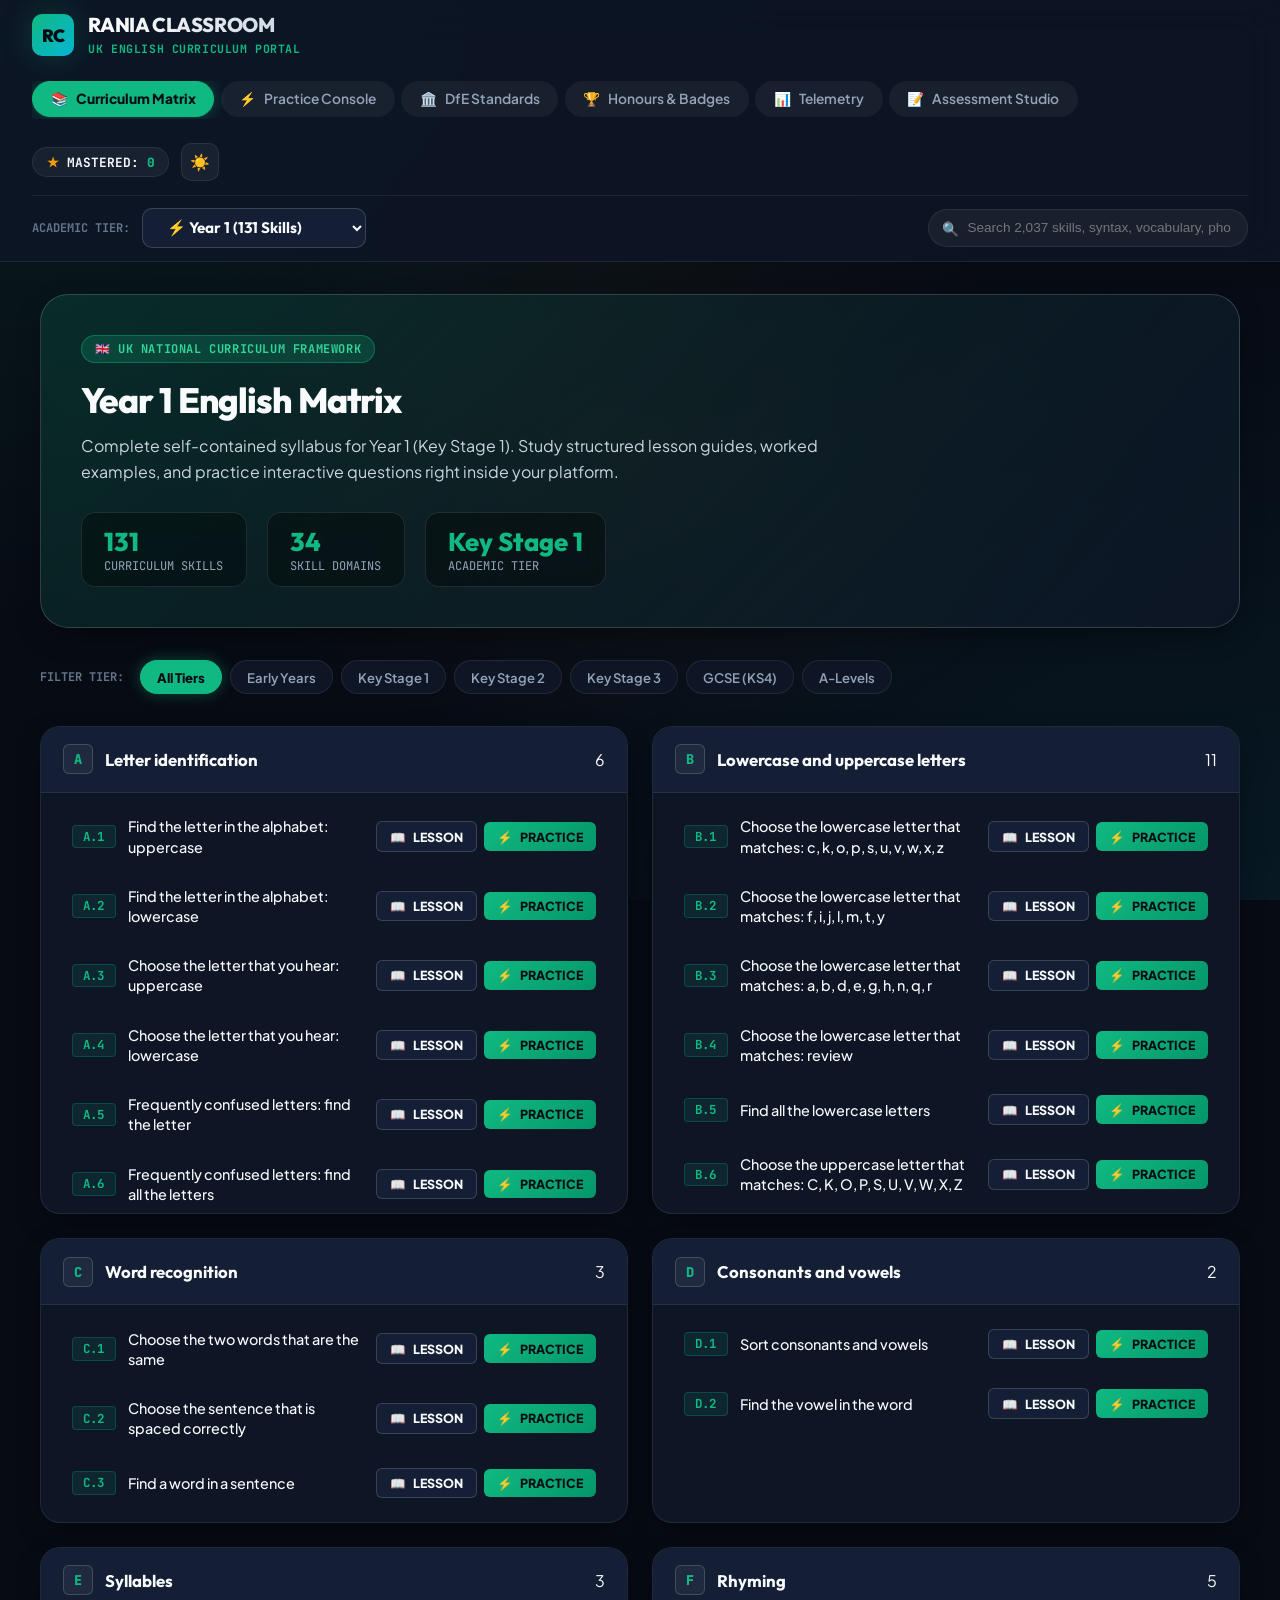
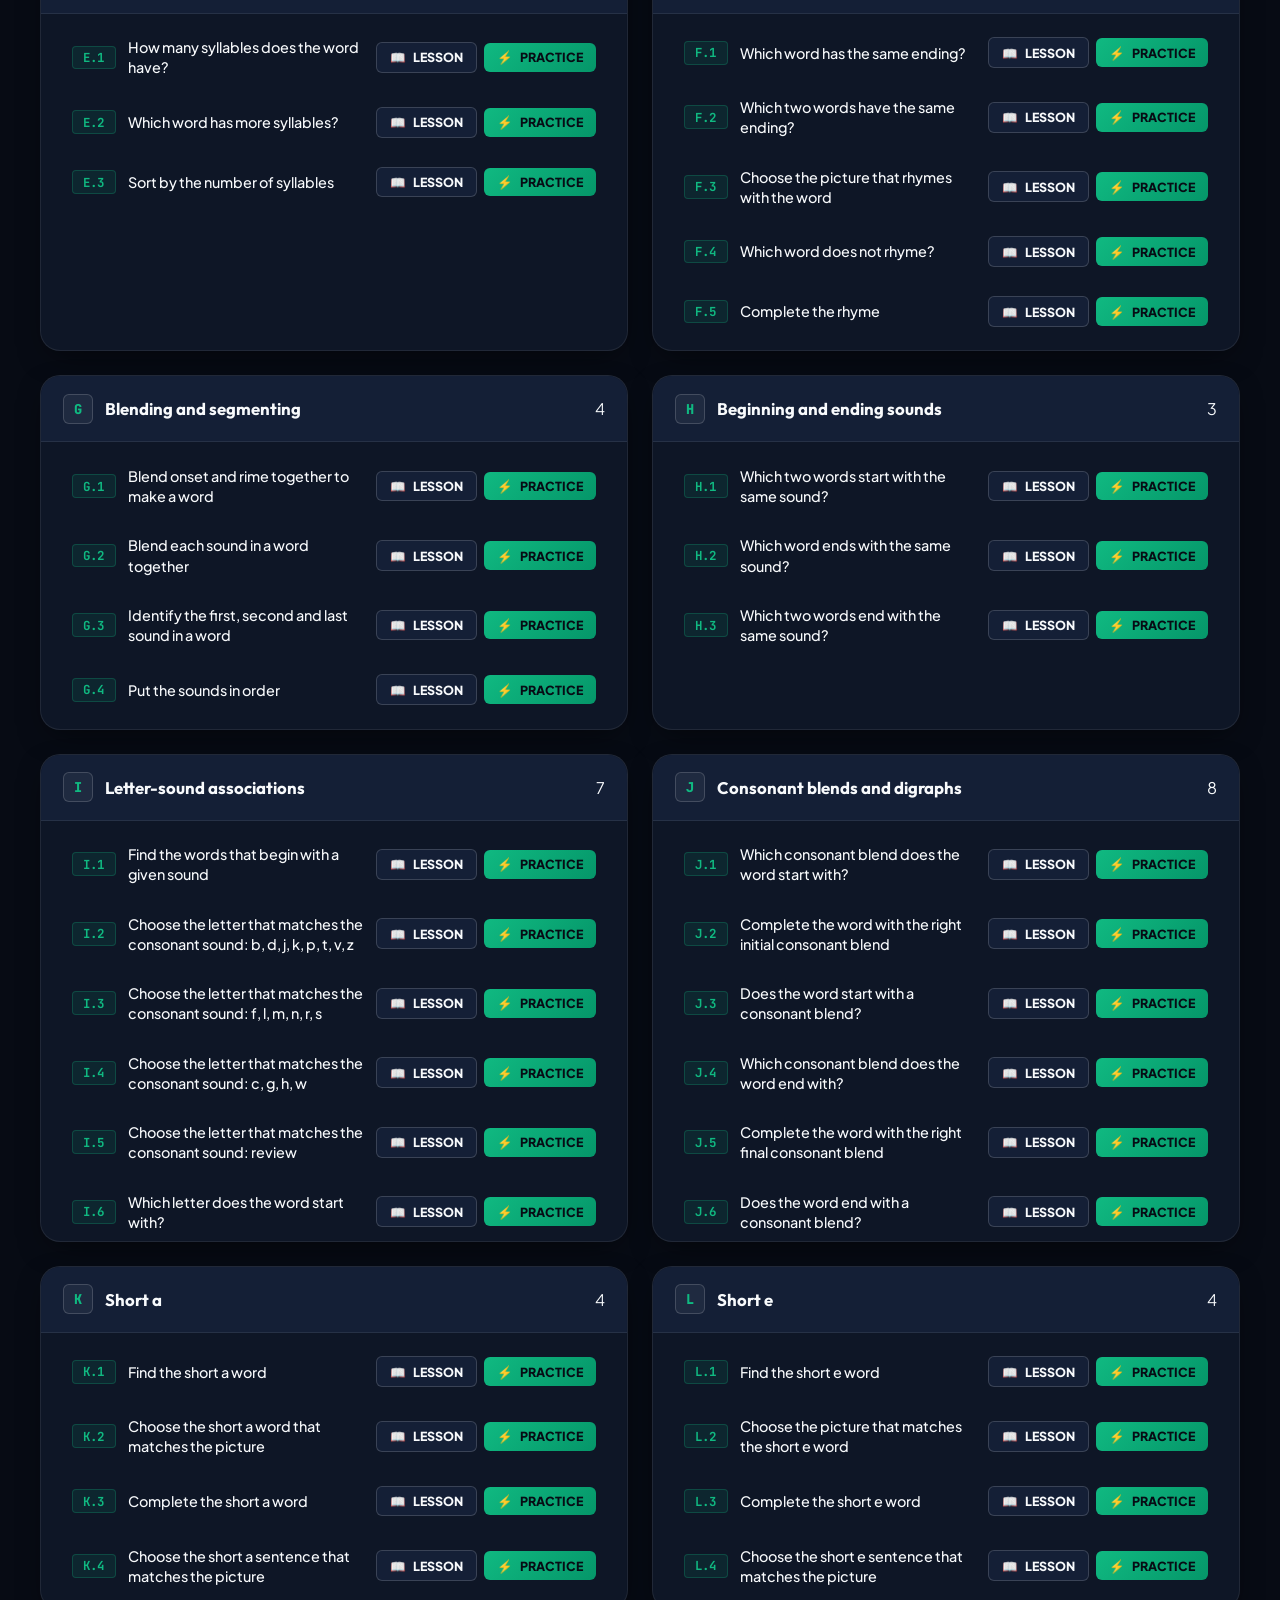
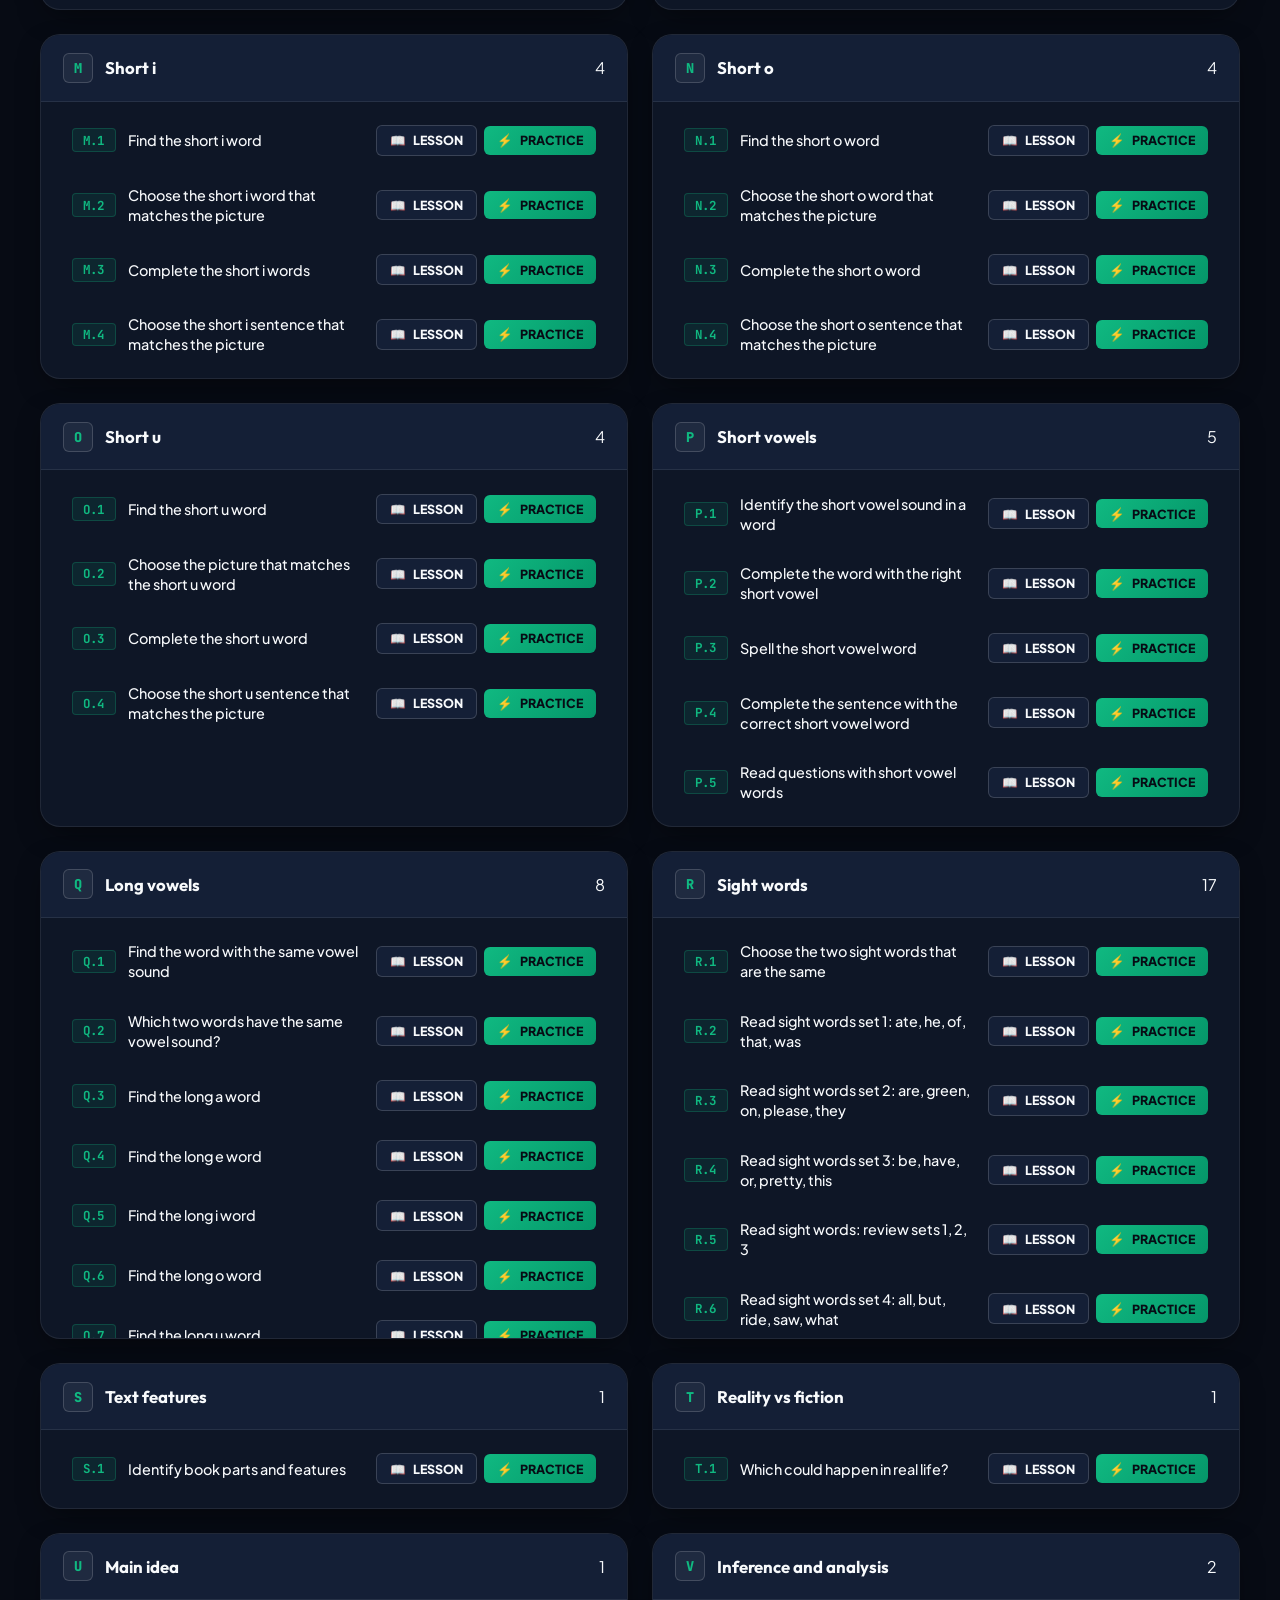
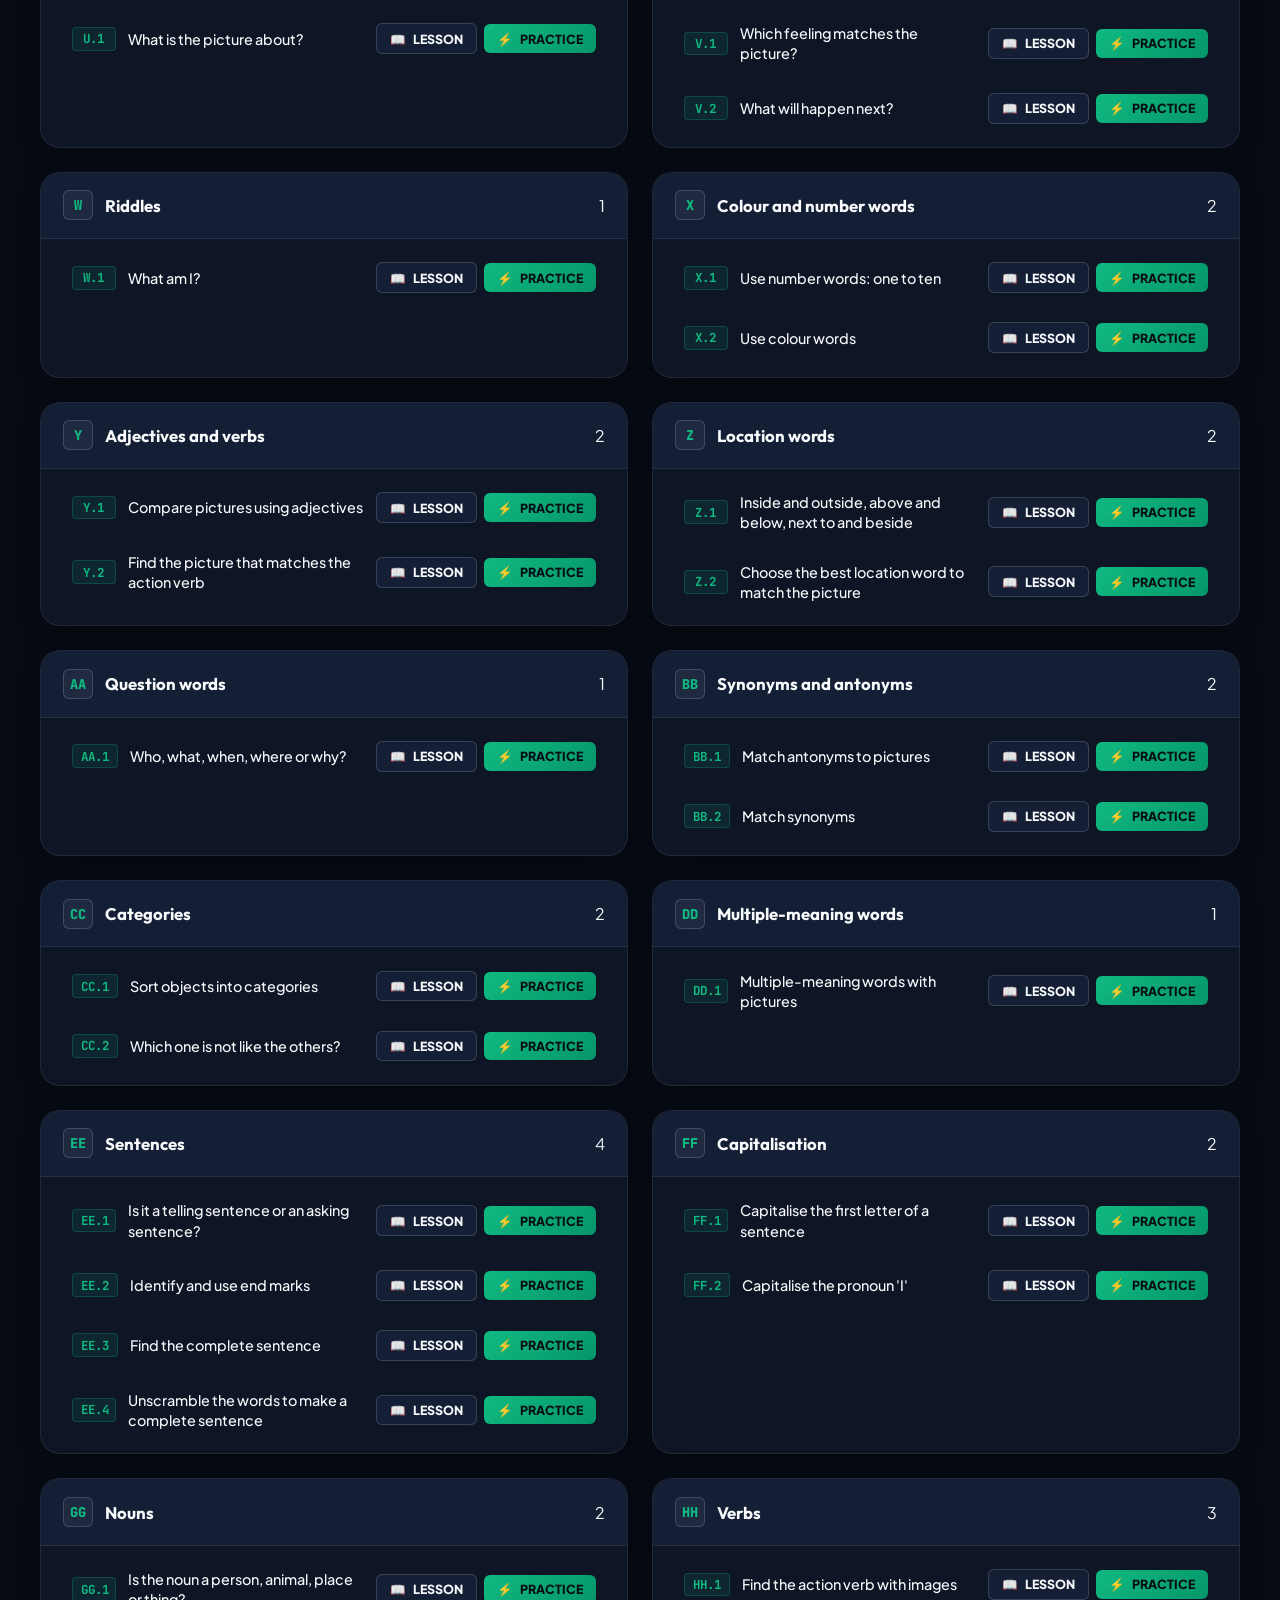
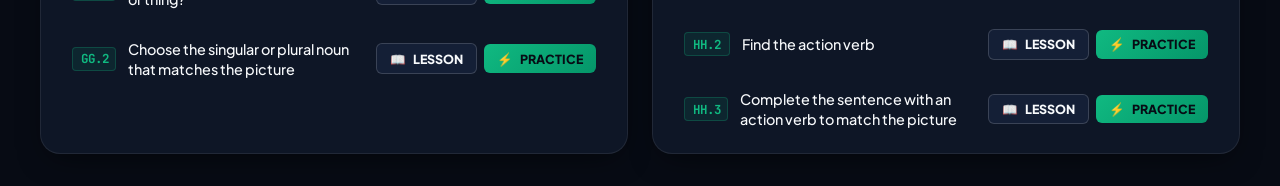
<file: index.html>
<!DOCTYPE html>
<html lang="en" dir="ltr" data-theme="dark">
<head>
  <meta charset="UTF-8">
  <meta name="viewport" content="width=device-width, initial-scale=1.0">
  <meta http-equiv="Cache-Control" content="no-cache, no-store, must-revalidate">
  <meta http-equiv="Pragma" content="no-cache">
  <meta http-equiv="Expires" content="0">
  <title>Rania Classroom — UK English Learning Portal</title>
  
  <!-- Fonts -->
  <link rel="preconnect" href="https://fonts.googleapis.com">
  <link rel="preconnect" href="https://fonts.gstatic.com" crossorigin>
  <link href="https://fonts.googleapis.com/css2?family=Outfit:wght@400;500;600;700;800;900&family=Plus+Jakarta+Sans:wght@400;500;600;700;800&family=JetBrains+Mono:wght@400;600;700;800&display=swap" rel="stylesheet">
  
  <!-- Stylesheets -->
  <link rel="stylesheet" href="styles.css?v=1.1">
  <link rel="icon" href="data:image/svg+xml,<svg xmlns='http://www.w3.org/2000/svg' viewBox='0 0 100 100'><text y='.9em' font-size='90'>⚡</text></svg>">
</head>
<body>

  <!-- Confetti Celebration Canvas -->
  <canvas id="confettiCanvas"></canvas>

  <!-- Horizontal App Header -->
  <header class="app-header">
    <!-- Top Row: Brand, Nav Modules, Search & Tools -->
    <div class="header-top-row">
      <a href="#" class="brand-wrapper" onclick="window.app.switchTab('curriculum'); return false;">
        <div class="brand-icon">RC</div>
        <div class="brand-title-group">
          <h1>RANIA CLASSROOM</h1>
          <span>UK ENGLISH CURRICULUM PORTAL</span>
        </div>
      </a>

      <!-- Horizontal Module Navigation -->
      <nav class="top-nav-tabs-bar">
        <button class="top-nav-btn active" data-tab="curriculum">
          <span>📚</span>
          <span>Curriculum Matrix</span>
        </button>
        <button class="top-nav-btn" data-tab="practice">
          <span>⚡</span>
          <span>Practice Console</span>
        </button>
        <button class="top-nav-btn" data-tab="standards">
          <span>🏛️</span>
          <span>DfE Standards</span>
        </button>
        <button class="top-nav-btn" data-tab="awards">
          <span>🏆</span>
          <span>Honours & Badges</span>
        </button>
        <button class="top-nav-btn" data-tab="analytics">
          <span>📊</span>
          <span>Telemetry</span>
        </button>
        <button class="top-nav-btn" data-tab="worksheets">
          <span>📝</span>
          <span>Assessment Studio</span>
        </button>
      </nav>

      <!-- Tools & HUD -->
      <div class="header-tools-group">
        <div class="score-badge-hud" title="Mastered Skills (100 SmartScore)">
          <span style="color: var(--accent-amber);">★</span>
          <span>MASTERED:</span>
          <span id="userStarCount" style="color: var(--accent-primary); font-weight: 800;">0</span>
        </div>

        <button class="tool-icon-btn" id="themeToggleBtn" title="Toggle Theme (Dark / Light)">
          <span id="themeIcon">☀️</span>
        </button>
      </div>
    </div>

    <!-- Bottom Controls Row: Horizontal Year Selector & Live Search -->
    <div class="header-controls-row">
      <div class="horizontal-year-selector">
        <span style="font-family: var(--font-mono); font-size: 0.75rem; font-weight: 700; color: var(--text-tertiary); text-transform: uppercase;">Academic Tier:</span>
        <select id="horizontalYearSelect" class="year-dropdown-select" onchange="window.app.selectYear(this.value)">
          <!-- Populated by app.js -->
        </select>
      </div>

      <div class="header-search-box">
        <span class="search-icon-fixed">🔍</span>
        <input type="text" id="globalSearchInput" class="header-search-input" placeholder="Search 2,037 skills, syntax, vocabulary, phonics...">
      </div>
    </div>
  </header>

  <!-- Full-Width Main Viewport -->
  <main class="main-viewport" id="mainContentArea">
    <!-- Rendered dynamically by app.js -->
  </main>

  <!-- Offline Script Engines -->
  <script src="data.js?v=1.1"></script>
  <script src="lessons_engine.js?v=1.1"></script>
  <script src="app.js?v=1.1"></script>
</body>
</html>
</file>
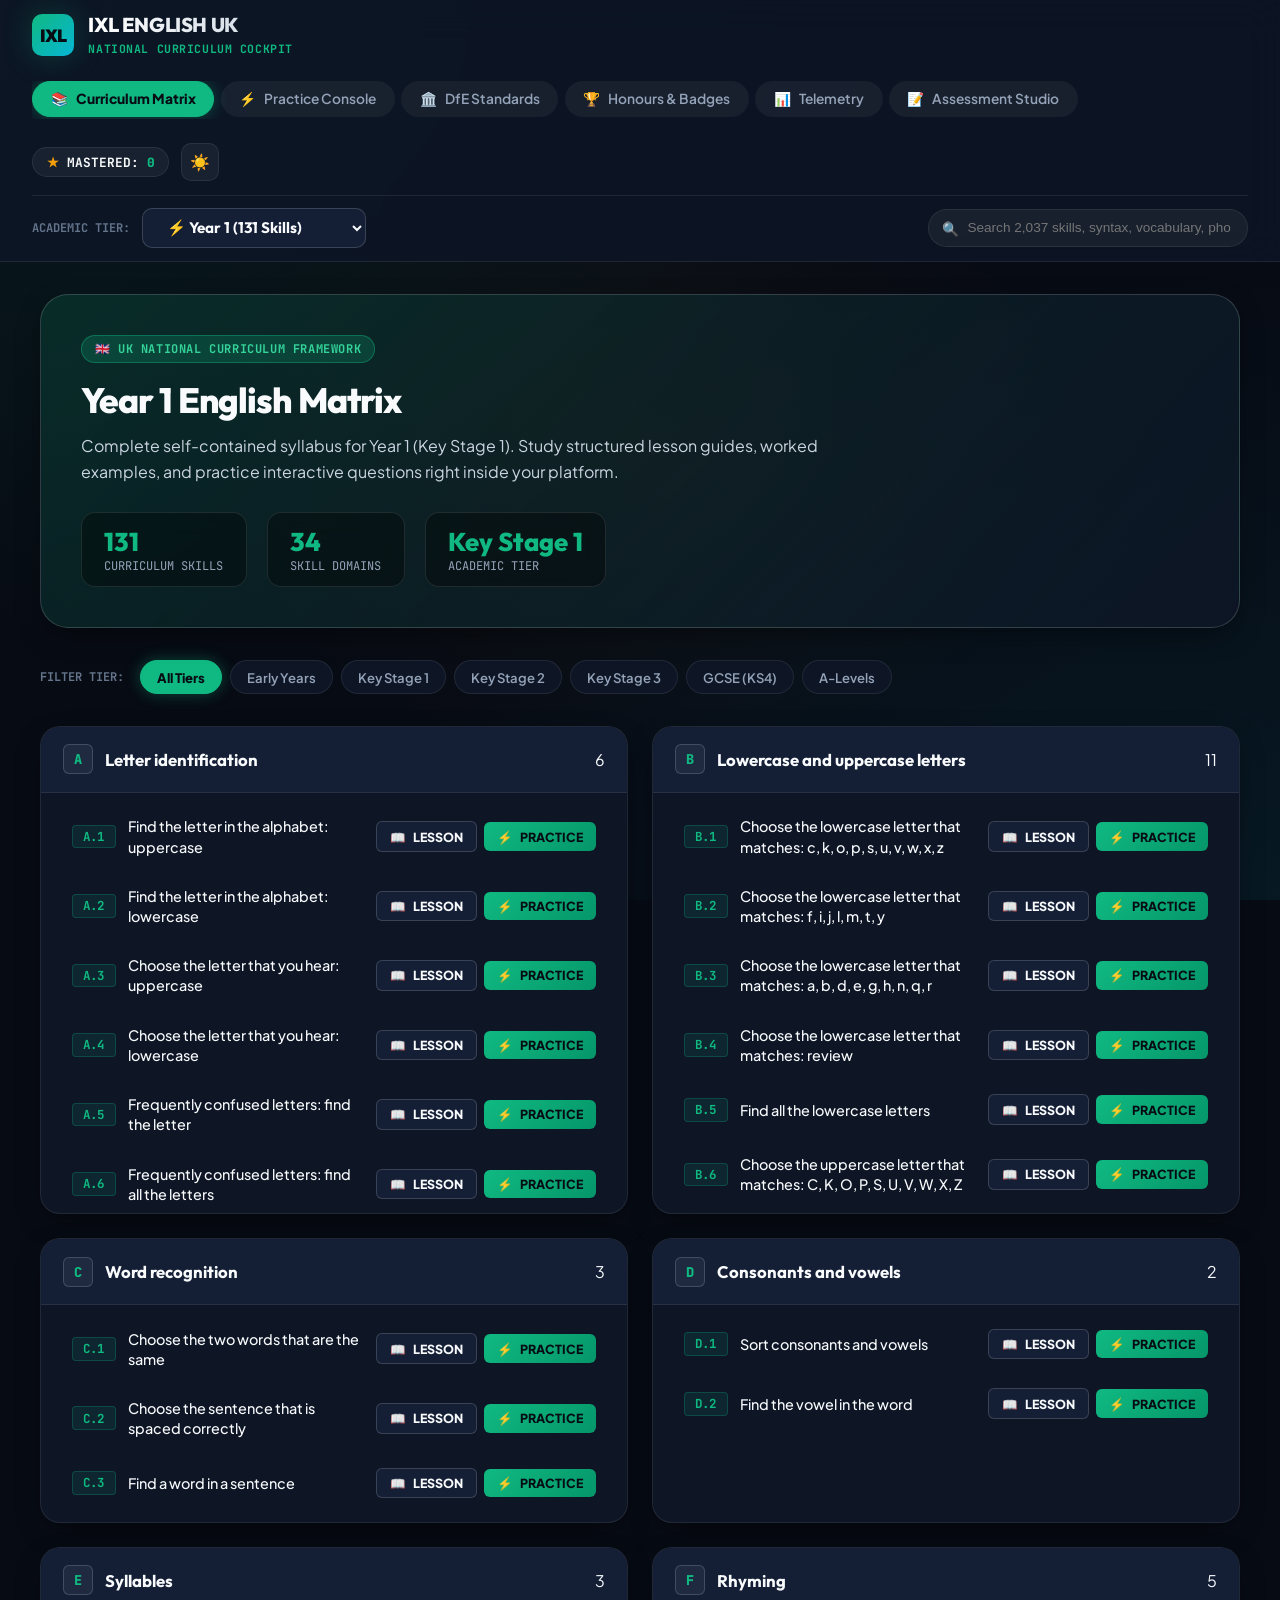
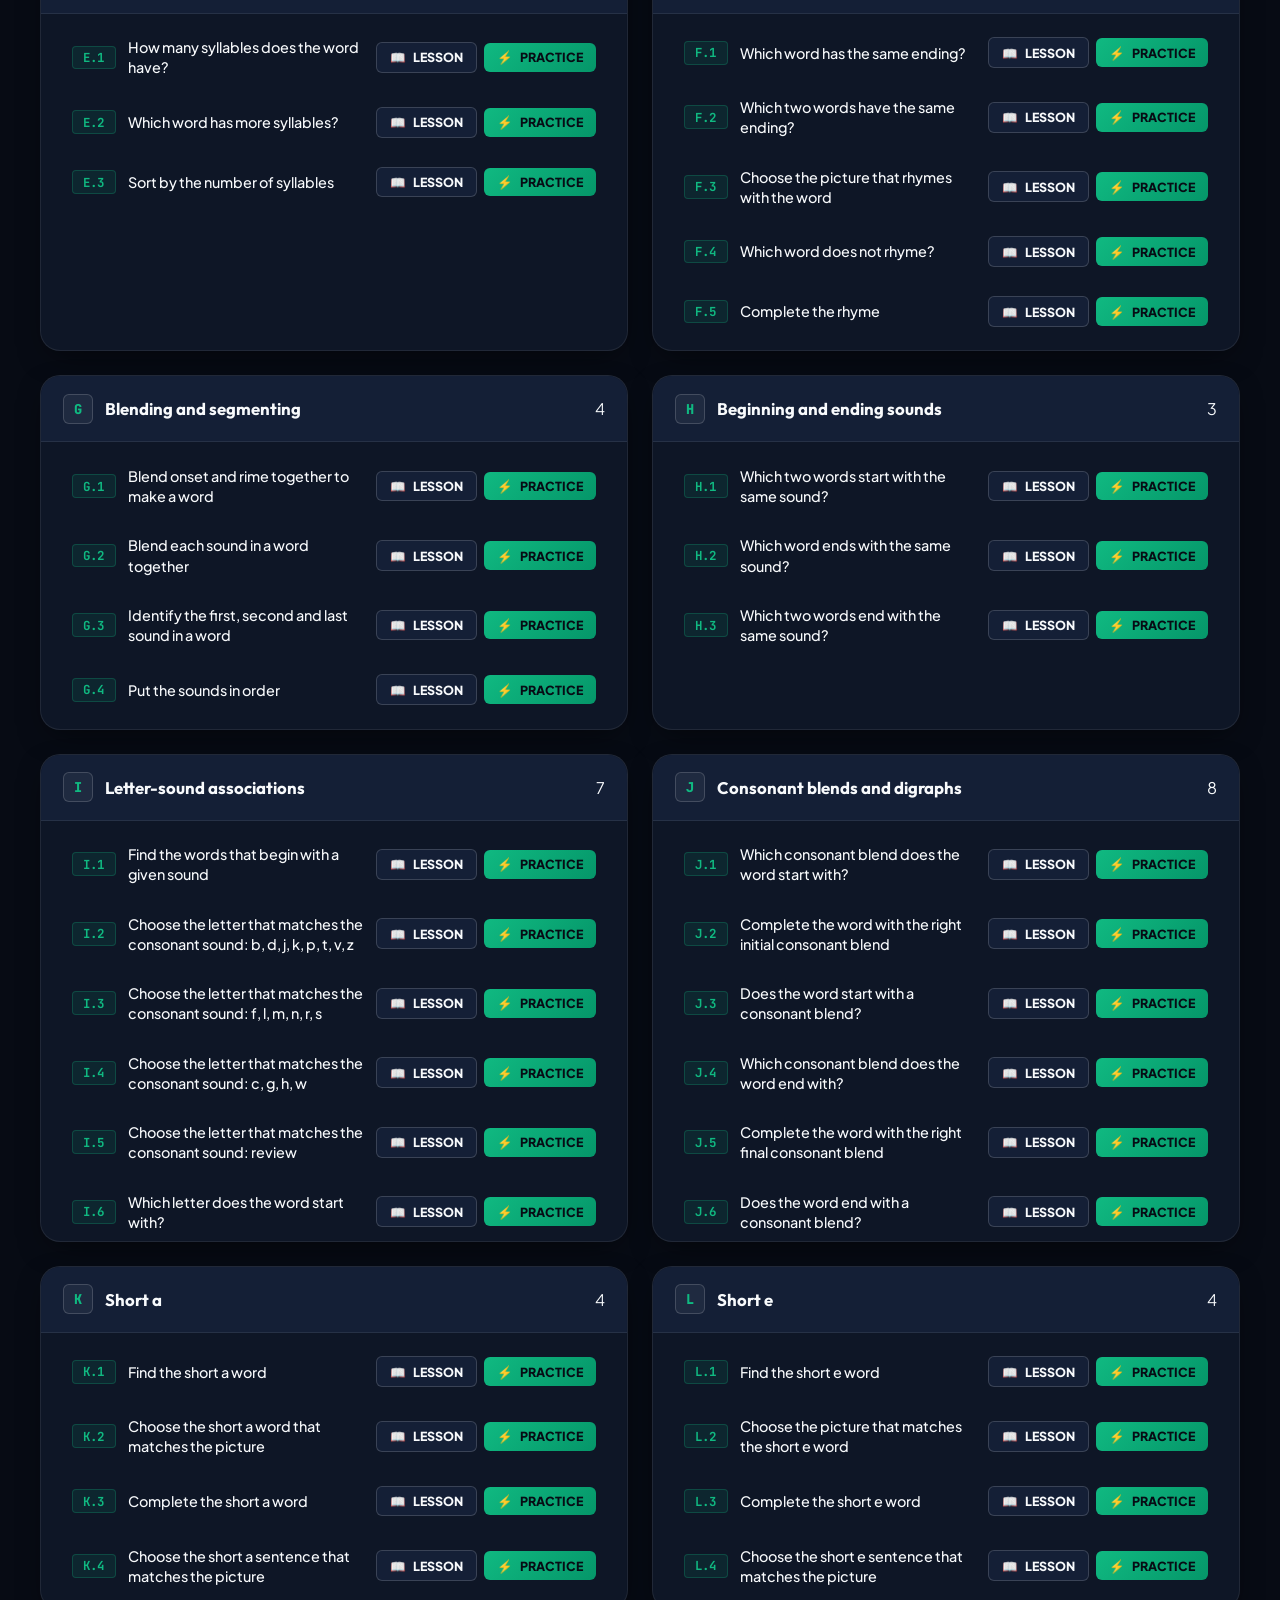
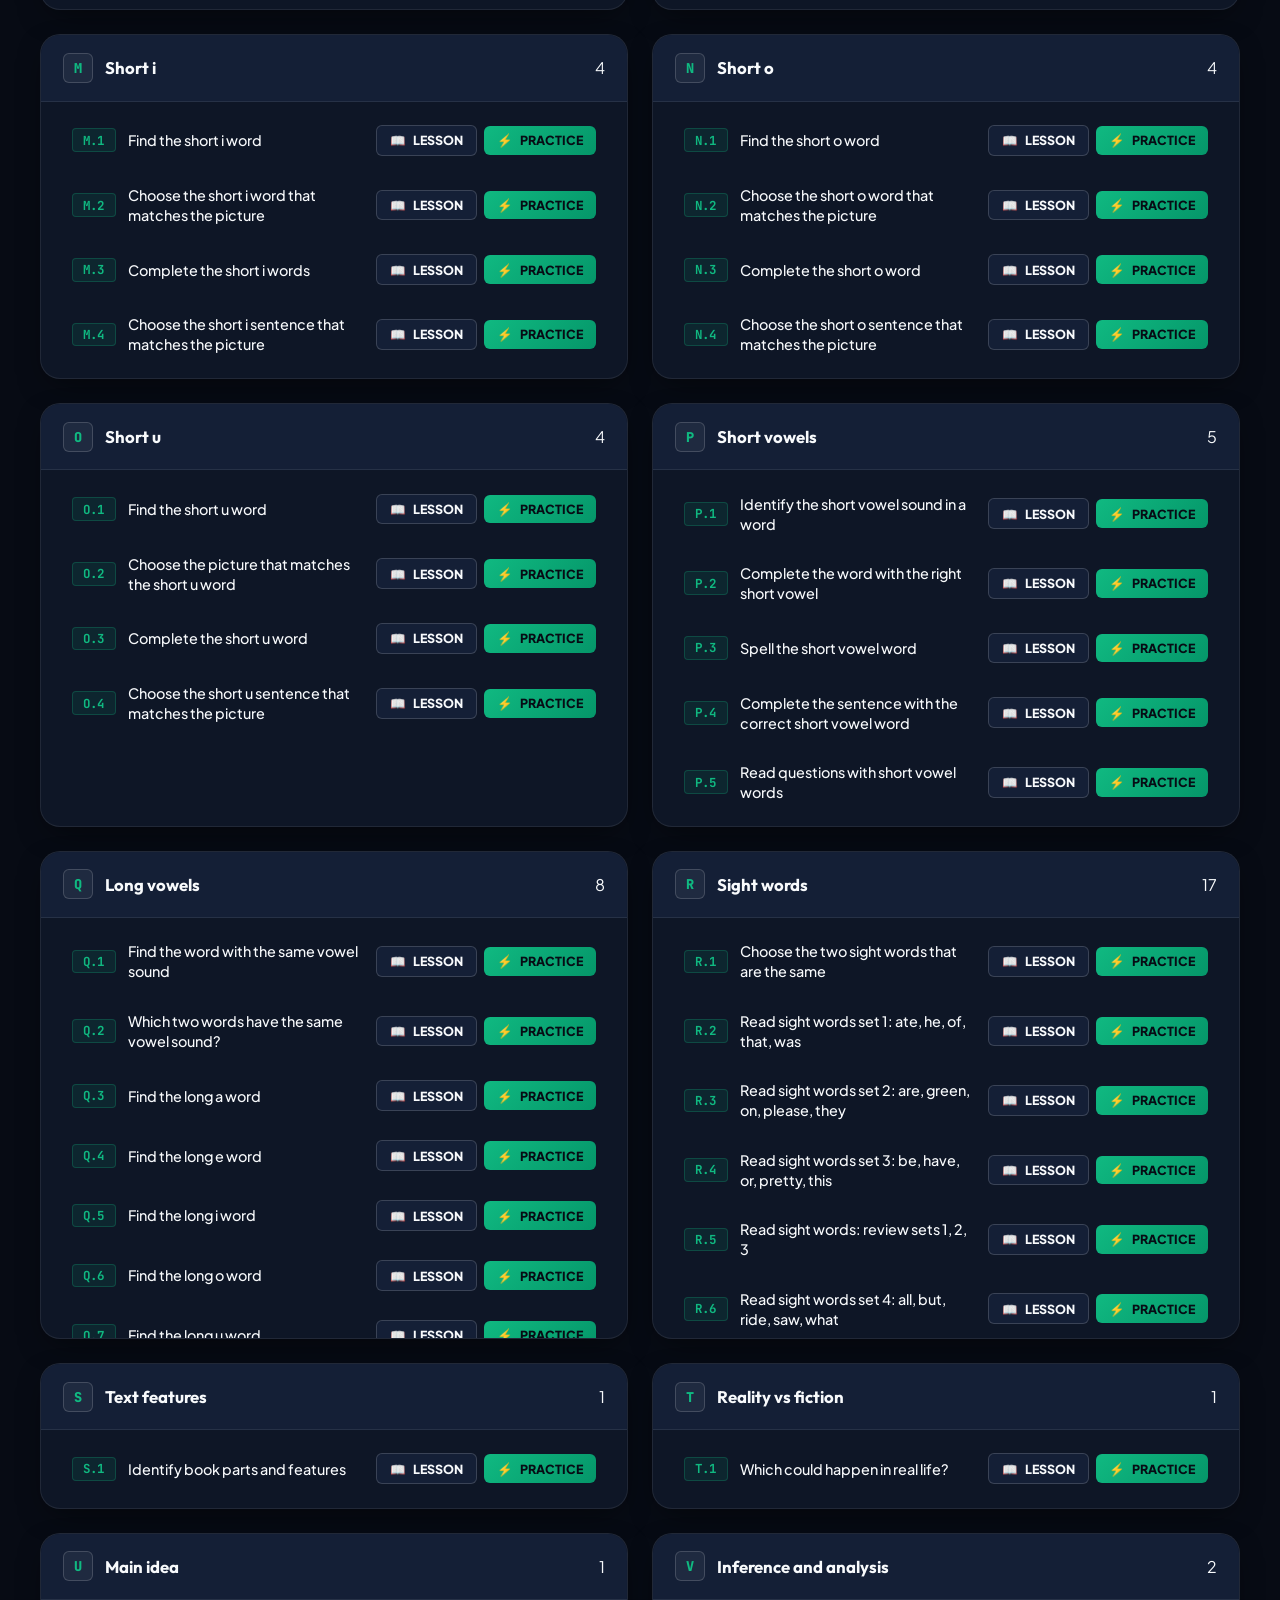
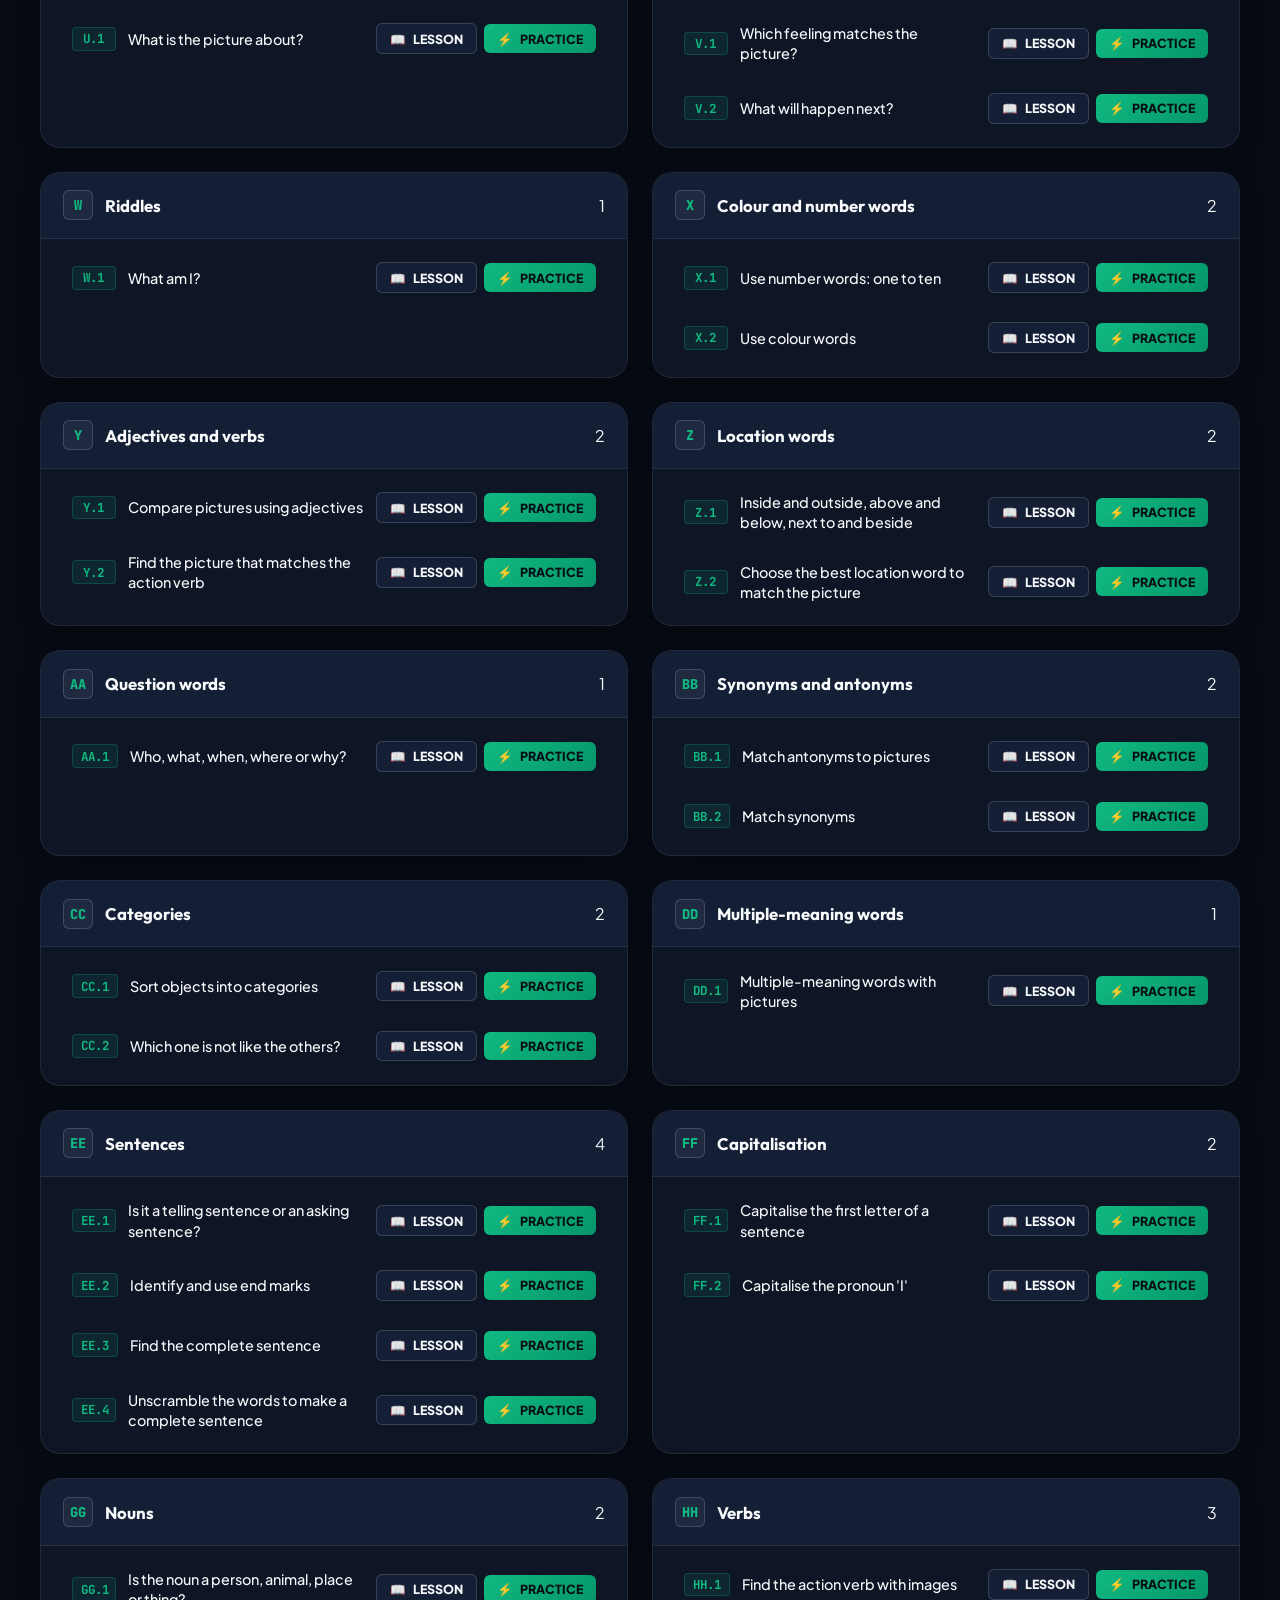
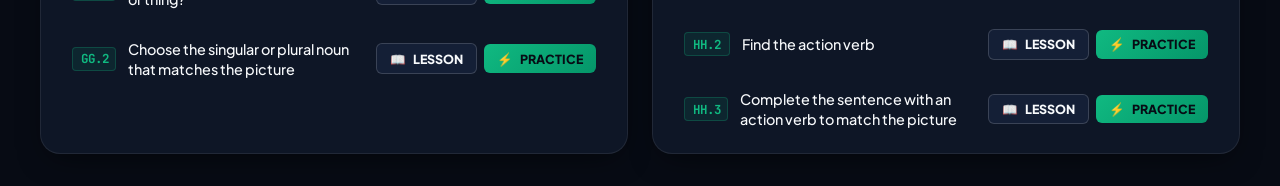
<file: IXL/index.html>
<!DOCTYPE html>
<html lang="en" dir="ltr" data-theme="dark">
<head>
  <meta charset="UTF-8">
  <meta name="viewport" content="width=device-width, initial-scale=1.0">
  <title>IXL UK English — Interactive Learning Cockpit</title>
  
  <!-- Fonts -->
  <link rel="preconnect" href="https://fonts.googleapis.com">
  <link rel="preconnect" href="https://fonts.gstatic.com" crossorigin>
  <link href="https://fonts.googleapis.com/css2?family=Outfit:wght@400;500;600;700;800;900&family=Plus+Jakarta+Sans:wght@400;500;600;700;800&family=JetBrains+Mono:wght@400;600;700;800&display=swap" rel="stylesheet">
  
  <!-- Stylesheets -->
  <link rel="stylesheet" href="styles.css">
  <link rel="icon" href="data:image/svg+xml,<svg xmlns='http://www.w3.org/2000/svg' viewBox='0 0 100 100'><text y='.9em' font-size='90'>⚡</text></svg>">
</head>
<body>

  <!-- Confetti Celebration Canvas -->
  <canvas id="confettiCanvas"></canvas>

  <!-- Horizontal App Header -->
  <header class="app-header">
    <!-- Top Row: Brand, Nav Modules, Search & Tools -->
    <div class="header-top-row">
      <a href="#" class="brand-wrapper" onclick="window.app.switchTab('curriculum'); return false;">
        <div class="brand-icon">IXL</div>
        <div class="brand-title-group">
          <h1>IXL ENGLISH UK</h1>
          <span>NATIONAL CURRICULUM COCKPIT</span>
        </div>
      </a>

      <!-- Horizontal Module Navigation -->
      <nav class="top-nav-tabs-bar">
        <button class="top-nav-btn active" data-tab="curriculum">
          <span>📚</span>
          <span>Curriculum Matrix</span>
        </button>
        <button class="top-nav-btn" data-tab="practice">
          <span>⚡</span>
          <span>Practice Console</span>
        </button>
        <button class="top-nav-btn" data-tab="standards">
          <span>🏛️</span>
          <span>DfE Standards</span>
        </button>
        <button class="top-nav-btn" data-tab="awards">
          <span>🏆</span>
          <span>Honours & Badges</span>
        </button>
        <button class="top-nav-btn" data-tab="analytics">
          <span>📊</span>
          <span>Telemetry</span>
        </button>
        <button class="top-nav-btn" data-tab="worksheets">
          <span>📝</span>
          <span>Assessment Studio</span>
        </button>
      </nav>

      <!-- Tools & HUD -->
      <div class="header-tools-group">
        <div class="score-badge-hud" title="Mastered Skills (100 SmartScore)">
          <span style="color: var(--accent-amber);">★</span>
          <span>MASTERED:</span>
          <span id="userStarCount" style="color: var(--accent-primary); font-weight: 800;">0</span>
        </div>

        <button class="tool-icon-btn" id="themeToggleBtn" title="Toggle Theme (Dark / Light)">
          <span id="themeIcon">☀️</span>
        </button>
      </div>
    </div>

    <!-- Bottom Controls Row: Horizontal Year Selector & Live Search -->
    <div class="header-controls-row">
      <div class="horizontal-year-selector">
        <span style="font-family: var(--font-mono); font-size: 0.75rem; font-weight: 700; color: var(--text-tertiary); text-transform: uppercase;">Academic Tier:</span>
        <select id="horizontalYearSelect" class="year-dropdown-select" onchange="window.app.selectYear(this.value)">
          <!-- Populated by app.js -->
        </select>
      </div>

      <div class="header-search-box">
        <span class="search-icon-fixed">🔍</span>
        <input type="text" id="globalSearchInput" class="header-search-input" placeholder="Search 2,037 skills, syntax, vocabulary, phonics...">
      </div>
    </div>
  </header>

  <!-- Full-Width Main Viewport -->
  <main class="main-viewport" id="mainContentArea">
    <!-- Rendered dynamically by app.js -->
  </main>

  <!-- Offline Script Engines -->
  <script src="data.js"></script>
  <script src="lessons_engine.js"></script>
  <script src="app.js"></script>
</body>
</html>
</file>
<file: styles.css>
@import url('https://fonts.googleapis.com/css2?family=Outfit:wght@400;500;600;700;800;900&family=Plus+Jakarta+Sans:wght@400;500;600;700;800&family=JetBrains+Mono:wght@400;600;700;800&display=swap');

:root {
  /* Vibrant Interactive Palette (Emerald Neon & Cyber Cyan) - NO PURPLE */
  --bg-app: #070b14;
  --bg-surface: #0e1626;
  --bg-surface-elevated: #141f36;
  --bg-surface-glass: rgba(14, 22, 38, 0.85);
  --bg-subtle: rgba(255, 255, 255, 0.05);
  --bg-hover: rgba(255, 255, 255, 0.08);

  --text-primary: #f8fafc;
  --text-secondary: #94a3b8;
  --text-tertiary: #64748b;

  --accent-primary: #10b981;
  --accent-primary-hover: #059669;
  --accent-primary-glow: rgba(16, 185, 129, 0.35);
  
  --accent-cyan: #06b6d4;
  --accent-cyan-hover: #0891b2;
  --accent-cyan-glow: rgba(6, 182, 212, 0.35);

  --accent-amber: #f59e0b;
  --accent-rose: #f43f5e;
  --accent-blue: #2563eb;

  --border-subtle: rgba(255, 255, 255, 0.08);
  --border-medium: rgba(255, 255, 255, 0.16);
  --border-focus: #10b981;

  --font-display: 'Outfit', sans-serif;
  --font-body: 'Plus Jakarta Sans', sans-serif;
  --font-mono: 'JetBrains Mono', monospace;

  --radius-xs: 6px;
  --radius-sm: 10px;
  --radius-md: 14px;
  --radius-lg: 20px;
  --radius-xl: 28px;
  --radius-full: 9999px;

  --shadow-glow-emerald: 0 0 30px rgba(16, 185, 129, 0.25);
  --shadow-glow-cyan: 0 0 30px rgba(6, 182, 212, 0.25);
  --shadow-card: 0 10px 30px -10px rgba(0, 0, 0, 0.6);

  --transition-fast: 0.18s cubic-bezier(0.16, 1, 0.3, 1);
  --transition-smooth: 0.3s cubic-bezier(0.16, 1, 0.3, 1);
}

[data-theme="light"] {
  --bg-app: #f1f5f9;
  --bg-surface: #ffffff;
  --bg-surface-elevated: #f8fafc;
  --bg-surface-glass: rgba(255, 255, 255, 0.92);
  --bg-subtle: rgba(0, 0, 0, 0.03);
  --bg-hover: rgba(0, 0, 0, 0.06);

  --text-primary: #090e1a;
  --text-secondary: #475569;
  --text-tertiary: #94a3b8;

  --border-subtle: rgba(0, 0, 0, 0.08);
  --border-medium: rgba(0, 0, 0, 0.16);
  --shadow-card: 0 10px 30px -10px rgba(0, 0, 0, 0.08);
}

* {
  box-sizing: border-box;
  margin: 0;
  padding: 0;
  -webkit-font-smoothing: antialiased;
}

body {
  font-family: var(--font-body);
  background-color: var(--bg-app);
  color: var(--text-primary);
  min-height: 100vh;
  display: flex;
  flex-direction: column;
  overflow-x: hidden;
  background-image: 
    radial-gradient(at 0% 0%, rgba(16, 185, 129, 0.1) 0px, transparent 50%),
    radial-gradient(at 100% 100%, rgba(6, 182, 212, 0.08) 0px, transparent 50%),
    radial-gradient(at 50% 50%, rgba(245, 158, 11, 0.04) 0px, transparent 50%);
  background-attachment: fixed;
}

/* Scrollbar */
::-webkit-scrollbar { width: 6px; height: 6px; }
::-webkit-scrollbar-track { background: transparent; }
::-webkit-scrollbar-thumb { background: var(--border-medium); border-radius: var(--radius-full); }
::-webkit-scrollbar-thumb:hover { background: var(--text-tertiary); }

/* App Header */
.app-header {
  background: var(--bg-surface-glass);
  backdrop-filter: blur(20px);
  -webkit-backdrop-filter: blur(20px);
  border-bottom: 1px solid var(--border-subtle);
  position: sticky;
  top: 0;
  z-index: 100;
  padding: 0.85rem 2rem;
  display: flex;
  flex-direction: column;
  gap: 0.85rem;
}

.header-top-row {
  display: flex;
  align-items: center;
  justify-content: space-between;
  gap: 1.5rem;
  flex-wrap: wrap;
}

.brand-wrapper {
  display: flex;
  align-items: center;
  gap: 0.9rem;
  text-decoration: none;
  color: inherit;
}

.brand-icon {
  width: 42px;
  height: 42px;
  border-radius: var(--radius-sm);
  background: linear-gradient(135deg, var(--accent-primary) 0%, var(--accent-cyan) 100%);
  color: #070b14;
  display: flex;
  align-items: center;
  justify-content: center;
  font-family: var(--font-display);
  font-weight: 900;
  font-size: 1.1rem;
  box-shadow: var(--shadow-glow-emerald);
  letter-spacing: -0.05em;
}

.brand-title-group h1 {
  font-family: var(--font-display);
  font-size: 1.25rem;
  font-weight: 800;
  letter-spacing: -0.02em;
  line-height: 1.1;
  background: linear-gradient(90deg, #ffffff 0%, #cbd5e1 100%);
  -webkit-background-clip: text;
  -webkit-text-fill-color: transparent;
}

[data-theme="light"] .brand-title-group h1 {
  background: linear-gradient(90deg, #090e1a 0%, #334155 100%);
  -webkit-background-clip: text;
  -webkit-text-fill-color: transparent;
}

.brand-title-group span {
  font-size: 0.72rem;
  font-family: var(--font-mono);
  color: var(--accent-primary);
  letter-spacing: 0.05em;
  text-transform: uppercase;
  font-weight: 700;
}

/* Horizontal Top Navigation Tabs */
.top-nav-tabs-bar {
  display: flex;
  align-items: center;
  gap: 0.4rem;
  overflow-x: auto;
  padding-bottom: 2px;
}

.top-nav-btn {
  display: flex;
  align-items: center;
  gap: 0.5rem;
  padding: 0.55rem 1.1rem;
  border-radius: var(--radius-full);
  border: 1px solid transparent;
  background: var(--bg-subtle);
  color: var(--text-secondary);
  font-family: var(--font-body);
  font-size: 0.86rem;
  font-weight: 600;
  cursor: pointer;
  white-space: nowrap;
  transition: var(--transition-fast);
}

.top-nav-btn:hover {
  background: var(--bg-hover);
  color: var(--text-primary);
}

.top-nav-btn.active {
  background: var(--accent-primary);
  color: #070b14;
  font-weight: 800;
  border-color: var(--accent-primary);
  box-shadow: 0 0 15px var(--accent-primary-glow);
}

/* Horizontal Controls Strip */
.header-controls-row {
  display: flex;
  align-items: center;
  justify-content: space-between;
  gap: 1.25rem;
  flex-wrap: wrap;
  border-top: 1px solid var(--border-subtle);
  padding-top: 0.75rem;
}

.horizontal-year-selector {
  display: flex;
  align-items: center;
  gap: 0.75rem;
  flex-wrap: wrap;
}

.year-dropdown-select {
  height: 40px;
  background: var(--bg-surface-elevated);
  border: 1.5px solid var(--border-medium);
  border-radius: var(--radius-sm);
  color: var(--text-primary);
  font-family: var(--font-display);
  font-size: 0.95rem;
  font-weight: 700;
  padding: 0 1.25rem;
  cursor: pointer;
  outline: none;
  transition: var(--transition-fast);
}

.year-dropdown-select:focus {
  border-color: var(--accent-primary);
  box-shadow: 0 0 0 3px var(--accent-primary-glow);
}

.year-quick-pills-row {
  display: flex;
  gap: 0.35rem;
  overflow-x: auto;
  max-width: 650px;
}

.year-quick-pill {
  background: var(--bg-subtle);
  border: 1px solid var(--border-subtle);
  color: var(--text-secondary);
  font-family: var(--font-mono);
  font-size: 0.76rem;
  font-weight: 600;
  padding: 0.35rem 0.7rem;
  border-radius: var(--radius-xs);
  cursor: pointer;
  white-space: nowrap;
  transition: var(--transition-fast);
}

.year-quick-pill:hover {
  background: var(--bg-hover);
  color: var(--text-primary);
}

.year-quick-pill.active {
  background: rgba(16, 185, 129, 0.15);
  border-color: var(--accent-primary);
  color: var(--accent-primary);
  font-weight: 800;
}

.header-search-box {
  position: relative;
  flex: 0 1 320px;
}

.header-search-input {
  width: 100%;
  height: 38px;
  background: var(--bg-subtle);
  border: 1px solid var(--border-subtle);
  border-radius: var(--radius-full);
  padding: 0 1rem 0 2.4rem;
  font-size: 0.85rem;
  color: var(--text-primary);
  outline: none;
  transition: var(--transition-fast);
}

.header-search-input:focus {
  background: var(--bg-surface);
  border-color: var(--accent-primary);
  box-shadow: 0 0 0 3px var(--accent-primary-glow);
}

.search-icon-fixed {
  position: absolute;
  left: 0.9rem;
  top: 50%;
  transform: translateY(-50%);
  color: var(--text-tertiary);
  font-size: 0.85rem;
  pointer-events: none;
}

.header-tools-group {
  display: flex;
  align-items: center;
  gap: 0.75rem;
}

.score-badge-hud {
  display: flex;
  align-items: center;
  gap: 0.5rem;
  background: var(--bg-subtle);
  border: 1px solid var(--border-subtle);
  padding: 0.35rem 0.85rem;
  border-radius: var(--radius-full);
  font-family: var(--font-mono);
  font-size: 0.8rem;
  font-weight: 700;
}

.tool-icon-btn {
  width: 38px;
  height: 38px;
  border-radius: var(--radius-sm);
  background: var(--bg-subtle);
  border: 1px solid var(--border-subtle);
  color: var(--text-secondary);
  display: flex;
  align-items: center;
  justify-content: center;
  cursor: pointer;
  font-size: 1rem;
  transition: var(--transition-fast);
}

.tool-icon-btn:hover {
  background: var(--bg-hover);
  color: var(--text-primary);
  border-color: var(--border-medium);
}

/* Full Width Main Viewport */
.main-viewport {
  flex: 1;
  padding: 2rem 2.5rem;
  max-width: 1600px;
  margin: 0 auto;
  width: 100%;
}

/* Hero Section */
.view-hero-card {
  background: linear-gradient(135deg, rgba(16, 185, 129, 0.15) 0%, rgba(14, 22, 38, 0.85) 100%);
  border: 1.5px solid var(--border-medium);
  border-radius: var(--radius-xl);
  padding: 2.5rem;
  margin-bottom: 2rem;
  position: relative;
  overflow: hidden;
  box-shadow: var(--shadow-card);
}

.hero-tag-badge {
  display: inline-flex;
  align-items: center;
  gap: 0.4rem;
  background: rgba(16, 185, 129, 0.2);
  border: 1px solid rgba(16, 185, 129, 0.4);
  color: #34d399;
  font-family: var(--font-mono);
  font-size: 0.75rem;
  font-weight: 700;
  text-transform: uppercase;
  letter-spacing: 0.05em;
  padding: 0.3rem 0.8rem;
  border-radius: var(--radius-full);
  margin-bottom: 1rem;
}

.hero-heading {
  font-family: var(--font-display);
  font-size: 2.2rem;
  font-weight: 800;
  letter-spacing: -0.03em;
  line-height: 1.2;
  margin-bottom: 0.75rem;
}

.hero-subtitle {
  color: #cbd5e1;
  font-size: 1rem;
  max-width: 750px;
  line-height: 1.6;
  margin-bottom: 1.75rem;
}

.hero-telemetry-row {
  display: flex;
  gap: 1.25rem;
  flex-wrap: wrap;
}

.telemetry-node {
  background: rgba(0, 0, 0, 0.35);
  border: 1px solid rgba(255, 255, 255, 0.1);
  backdrop-filter: blur(10px);
  padding: 0.75rem 1.4rem;
  border-radius: var(--radius-md);
  display: flex;
  flex-direction: column;
}

.telemetry-node-val {
  font-family: var(--font-display);
  font-size: 1.6rem;
  font-weight: 800;
  color: var(--accent-primary);
}

.telemetry-node-label {
  font-size: 0.75rem;
  font-family: var(--font-mono);
  color: #94a3b8;
  text-transform: uppercase;
}

/* Key Stage Filter Pills */
.filter-strip {
  display: flex;
  gap: 0.5rem;
  flex-wrap: wrap;
  align-items: center;
  margin-bottom: 2rem;
}

.filter-pill {
  background: var(--bg-surface);
  border: 1px solid var(--border-subtle);
  color: var(--text-secondary);
  font-family: var(--font-body);
  font-size: 0.82rem;
  font-weight: 600;
  padding: 0.45rem 1rem;
  border-radius: var(--radius-full);
  cursor: pointer;
  transition: var(--transition-fast);
}

.filter-pill:hover {
  background: var(--bg-hover);
  color: var(--text-primary);
  border-color: var(--border-medium);
}

.filter-pill.active {
  background: var(--accent-primary);
  color: #070b14;
  border-color: var(--accent-primary);
  font-weight: 800;
  box-shadow: 0 0 15px var(--accent-primary-glow);
}

/* Curriculum Grid */
.curriculum-grid {
  display: grid;
  grid-template-columns: repeat(auto-fill, minmax(440px, 1fr));
  gap: 1.5rem;
}

.module-card {
  background: var(--bg-surface);
  border: 1px solid var(--border-subtle);
  border-radius: var(--radius-lg);
  overflow: hidden;
  box-shadow: var(--shadow-card);
  transition: var(--transition-smooth);
  display: flex;
  flex-direction: column;
}

.module-card:hover {
  border-color: var(--border-medium);
  transform: translateY(-3px);
}

.module-card-header {
  padding: 1.1rem 1.4rem;
  background: var(--bg-surface-elevated);
  border-bottom: 1px solid var(--border-subtle);
  display: flex;
  align-items: center;
  justify-content: space-between;
}

.module-code-badge {
  width: 30px;
  height: 30px;
  border-radius: var(--radius-xs);
  background: var(--bg-subtle);
  border: 1px solid var(--border-medium);
  font-family: var(--font-mono);
  font-weight: 800;
  font-size: 0.85rem;
  display: flex;
  align-items: center;
  justify-content: center;
  color: var(--accent-primary);
}

.module-title {
  font-family: var(--font-display);
  font-size: 1.05rem;
  font-weight: 700;
  color: var(--text-primary);
}

.skills-scroll-deck {
  padding: 0.75rem 1rem;
  display: flex;
  flex-direction: column;
  gap: 0.4rem;
  max-height: 420px;
  overflow-y: auto;
}

.skill-row {
  display: flex;
  align-items: center;
  justify-content: space-between;
  padding: 0.65rem 0.85rem;
  border-radius: var(--radius-sm);
  background: transparent;
  border: 1px solid transparent;
  transition: var(--transition-fast);
  gap: 0.75rem;
}

.skill-row:hover {
  background: var(--bg-hover);
  border-color: var(--border-subtle);
}

.skill-row-left {
  display: flex;
  align-items: center;
  gap: 0.75rem;
  flex: 1;
  cursor: pointer;
}

.skill-id-tag {
  font-family: var(--font-mono);
  font-size: 0.78rem;
  font-weight: 700;
  color: var(--accent-primary);
  background: rgba(16, 185, 129, 0.1);
  border: 1px solid rgba(16, 185, 129, 0.25);
  padding: 0.15rem 0.5rem;
  border-radius: 4px;
  min-width: 44px;
  text-align: center;
}

.skill-title-label {
  font-size: 0.9rem;
  font-weight: 500;
  color: var(--text-primary);
  line-height: 1.4;
}

.skill-action-pack {
  display: flex;
  align-items: center;
  gap: 0.4rem;
}

.action-launch-btn {
  background: linear-gradient(135deg, var(--accent-primary) 0%, var(--accent-primary-hover) 100%);
  color: #070b14;
  border: none;
  font-family: var(--font-body);
  font-size: 0.78rem;
  font-weight: 800;
  padding: 0.4rem 0.85rem;
  border-radius: var(--radius-xs);
  cursor: pointer;
  display: flex;
  align-items: center;
  gap: 0.4rem;
  transition: var(--transition-fast);
}

.action-launch-btn:hover {
  filter: brightness(1.15);
  box-shadow: 0 0 12px var(--accent-primary-glow);
}

/* ====================================================
   PRACTICE COCKPIT & COGNITIVE TERMINAL
   ==================================================== */
.cockpit-container {
  max-width: 960px;
  margin: 0 auto;
  display: flex;
  flex-direction: column;
  gap: 1.5rem;
}

.cockpit-hud-bar {
  background: var(--bg-surface);
  border: 1.5px solid var(--border-subtle);
  border-radius: var(--radius-lg);
  padding: 1.25rem 1.75rem;
  display: flex;
  align-items: center;
  justify-content: space-between;
  box-shadow: var(--shadow-card);
}

.cockpit-meta-group h2 {
  font-family: var(--font-display);
  font-size: 1.35rem;
  font-weight: 800;
  letter-spacing: -0.02em;
}

.cockpit-meta-group p {
  font-size: 0.82rem;
  color: var(--text-secondary);
  font-family: var(--font-mono);
}

.hud-smartscore-box {
  display: flex;
  align-items: center;
  gap: 1.25rem;
}

.score-orb-display {
  text-align: center;
  background: linear-gradient(135deg, rgba(16, 185, 129, 0.15) 0%, rgba(6, 182, 212, 0.15) 100%);
  border: 1.5px solid var(--accent-primary);
  padding: 0.6rem 1.4rem;
  border-radius: var(--radius-md);
  box-shadow: var(--shadow-glow-emerald);
}

.score-orb-val {
  font-family: var(--font-display);
  font-size: 2rem;
  font-weight: 900;
  color: #ffffff;
  line-height: 1;
}

[data-theme="light"] .score-orb-val {
  color: var(--accent-primary);
}

.score-orb-label {
  font-family: var(--font-mono);
  font-size: 0.68rem;
  font-weight: 700;
  text-transform: uppercase;
  color: var(--accent-primary);
}

.cockpit-terminal-card {
  background: var(--bg-surface);
  border: 1.5px solid var(--border-subtle);
  border-radius: var(--radius-xl);
  padding: 2.5rem;
  box-shadow: var(--shadow-card);
  display: flex;
  flex-direction: column;
  gap: 2rem;
  position: relative;
}

.terminal-prompt-text {
  font-family: var(--font-display);
  font-size: 1.35rem;
  font-weight: 700;
  line-height: 1.5;
  color: var(--text-primary);
}

.terminal-passage-box {
  background: var(--bg-surface-elevated);
  border-left: 3px solid var(--accent-primary);
  padding: 1.25rem 1.6rem;
  border-radius: 0 var(--radius-md) var(--radius-md) 0;
  font-size: 1.05rem;
  line-height: 1.8;
  color: var(--text-primary);
}

.audio-synthesizer-btn {
  background: var(--bg-subtle);
  border: 1px solid var(--border-medium);
  color: var(--text-primary);
  font-family: var(--font-mono);
  font-size: 0.82rem;
  font-weight: 600;
  padding: 0.55rem 1.1rem;
  border-radius: var(--radius-sm);
  cursor: pointer;
  display: inline-flex;
  align-items: center;
  gap: 0.6rem;
  align-self: flex-start;
  transition: var(--transition-fast);
}

.audio-synthesizer-btn:hover {
  background: var(--bg-hover);
  border-color: var(--accent-primary);
  color: var(--accent-primary);
}

.cockpit-options-grid {
  display: grid;
  grid-template-columns: repeat(auto-fit, minmax(300px, 1fr));
  gap: 1rem;
}

.cockpit-option-btn {
  background: var(--bg-surface-elevated);
  border: 1.5px solid var(--border-subtle);
  border-radius: var(--radius-md);
  padding: 1.2rem 1.4rem;
  font-family: var(--font-body);
  font-size: 1rem;
  font-weight: 600;
  color: var(--text-primary);
  cursor: pointer;
  display: flex;
  align-items: center;
  gap: 1rem;
  transition: var(--transition-fast);
  text-align: left;
}

.cockpit-option-btn:hover {
  border-color: var(--accent-primary);
  background: rgba(16, 185, 129, 0.08);
  transform: translateY(-2px);
}

.cockpit-option-btn.selected {
  border-color: var(--accent-primary);
  background: rgba(16, 185, 129, 0.15);
  box-shadow: 0 0 15px var(--accent-primary-glow);
}

.key-hint-pill {
  width: 24px;
  height: 24px;
  border-radius: var(--radius-xs);
  background: var(--border-subtle);
  font-family: var(--font-mono);
  font-size: 0.75rem;
  font-weight: 700;
  display: flex;
  align-items: center;
  justify-content: center;
  color: var(--text-secondary);
}

.cockpit-option-btn.selected .key-hint-pill {
  background: var(--accent-primary);
  color: #070b14;
}

.cockpit-footer-controls {
  display: flex;
  justify-content: space-between;
  align-items: center;
  padding-top: 1rem;
  border-top: 1px solid var(--border-subtle);
}

.btn-execute-answer {
  background: linear-gradient(135deg, var(--accent-primary) 0%, var(--accent-cyan) 100%);
  color: #070b14;
  border: none;
  font-family: var(--font-display);
  font-size: 1.05rem;
  font-weight: 900;
  padding: 0.9rem 2.5rem;
  border-radius: var(--radius-md);
  cursor: pointer;
  box-shadow: var(--shadow-glow-emerald);
  transition: var(--transition-fast);
}

.btn-execute-answer:hover {
  filter: brightness(1.15);
  transform: translateY(-2px);
}

/* Diagnostic Feedback */
.diagnostic-terminal-feedback {
  border-radius: var(--radius-lg);
  padding: 1.6rem 1.8rem;
  margin-top: 1.5rem;
  display: flex;
  flex-direction: column;
  gap: 1rem;
  animation: slideUp 0.3s cubic-bezier(0.16, 1, 0.3, 1);
}

.diag-correct {
  background: rgba(16, 185, 129, 0.1);
  border: 1.5px solid var(--accent-primary);
}

.diag-incorrect {
  background: rgba(244, 63, 94, 0.1);
  border: 1.5px solid var(--accent-rose);
}

.diag-title {
  font-family: var(--font-display);
  font-size: 1.15rem;
  font-weight: 800;
  display: flex;
  align-items: center;
  gap: 0.6rem;
}

.diag-correct .diag-title { color: var(--accent-primary); }
.diag-incorrect .diag-title { color: var(--accent-rose); }

.diag-body-card {
  background: var(--bg-surface);
  border: 1px solid var(--border-subtle);
  border-radius: var(--radius-md);
  padding: 1.25rem;
  font-size: 0.95rem;
  line-height: 1.7;
}

/* Animations */
@keyframes slideUp {
  from { opacity: 0; transform: translateY(12px); }
  to { opacity: 1; transform: translateY(0); }
}

/* Confetti Canvas */
#confettiCanvas {
  position: fixed;
  inset: 0;
  width: 100vw;
  height: 100vh;
  pointer-events: none;
  z-index: 9999;
}

/* Responsive */
@media (max-width: 900px) {
  .app-header {
    padding: 1rem;
  }
  .main-viewport {
    padding: 1.25rem;
  }
  .curriculum-grid {
    grid-template-columns: 1fr;
  }
}
</file>
<file: IXL/styles.css>
@import url('https://fonts.googleapis.com/css2?family=Outfit:wght@400;500;600;700;800;900&family=Plus+Jakarta+Sans:wght@400;500;600;700;800&family=JetBrains+Mono:wght@400;600;700;800&display=swap');

:root {
  /* Vibrant Interactive Palette (Emerald Neon & Cyber Cyan) - NO PURPLE */
  --bg-app: #070b14;
  --bg-surface: #0e1626;
  --bg-surface-elevated: #141f36;
  --bg-surface-glass: rgba(14, 22, 38, 0.85);
  --bg-subtle: rgba(255, 255, 255, 0.05);
  --bg-hover: rgba(255, 255, 255, 0.08);

  --text-primary: #f8fafc;
  --text-secondary: #94a3b8;
  --text-tertiary: #64748b;

  --accent-primary: #10b981;
  --accent-primary-hover: #059669;
  --accent-primary-glow: rgba(16, 185, 129, 0.35);
  
  --accent-cyan: #06b6d4;
  --accent-cyan-hover: #0891b2;
  --accent-cyan-glow: rgba(6, 182, 212, 0.35);

  --accent-amber: #f59e0b;
  --accent-rose: #f43f5e;
  --accent-blue: #2563eb;

  --border-subtle: rgba(255, 255, 255, 0.08);
  --border-medium: rgba(255, 255, 255, 0.16);
  --border-focus: #10b981;

  --font-display: 'Outfit', sans-serif;
  --font-body: 'Plus Jakarta Sans', sans-serif;
  --font-mono: 'JetBrains Mono', monospace;

  --radius-xs: 6px;
  --radius-sm: 10px;
  --radius-md: 14px;
  --radius-lg: 20px;
  --radius-xl: 28px;
  --radius-full: 9999px;

  --shadow-glow-emerald: 0 0 30px rgba(16, 185, 129, 0.25);
  --shadow-glow-cyan: 0 0 30px rgba(6, 182, 212, 0.25);
  --shadow-card: 0 10px 30px -10px rgba(0, 0, 0, 0.6);

  --transition-fast: 0.18s cubic-bezier(0.16, 1, 0.3, 1);
  --transition-smooth: 0.3s cubic-bezier(0.16, 1, 0.3, 1);
}

[data-theme="light"] {
  --bg-app: #f1f5f9;
  --bg-surface: #ffffff;
  --bg-surface-elevated: #f8fafc;
  --bg-surface-glass: rgba(255, 255, 255, 0.92);
  --bg-subtle: rgba(0, 0, 0, 0.03);
  --bg-hover: rgba(0, 0, 0, 0.06);

  --text-primary: #090e1a;
  --text-secondary: #475569;
  --text-tertiary: #94a3b8;

  --border-subtle: rgba(0, 0, 0, 0.08);
  --border-medium: rgba(0, 0, 0, 0.16);
  --shadow-card: 0 10px 30px -10px rgba(0, 0, 0, 0.08);
}

* {
  box-sizing: border-box;
  margin: 0;
  padding: 0;
  -webkit-font-smoothing: antialiased;
}

body {
  font-family: var(--font-body);
  background-color: var(--bg-app);
  color: var(--text-primary);
  min-height: 100vh;
  display: flex;
  flex-direction: column;
  overflow-x: hidden;
  background-image: 
    radial-gradient(at 0% 0%, rgba(16, 185, 129, 0.1) 0px, transparent 50%),
    radial-gradient(at 100% 100%, rgba(6, 182, 212, 0.08) 0px, transparent 50%),
    radial-gradient(at 50% 50%, rgba(245, 158, 11, 0.04) 0px, transparent 50%);
  background-attachment: fixed;
}

/* Scrollbar */
::-webkit-scrollbar { width: 6px; height: 6px; }
::-webkit-scrollbar-track { background: transparent; }
::-webkit-scrollbar-thumb { background: var(--border-medium); border-radius: var(--radius-full); }
::-webkit-scrollbar-thumb:hover { background: var(--text-tertiary); }

/* App Header */
.app-header {
  background: var(--bg-surface-glass);
  backdrop-filter: blur(20px);
  -webkit-backdrop-filter: blur(20px);
  border-bottom: 1px solid var(--border-subtle);
  position: sticky;
  top: 0;
  z-index: 100;
  padding: 0.85rem 2rem;
  display: flex;
  flex-direction: column;
  gap: 0.85rem;
}

.header-top-row {
  display: flex;
  align-items: center;
  justify-content: space-between;
  gap: 1.5rem;
  flex-wrap: wrap;
}

.brand-wrapper {
  display: flex;
  align-items: center;
  gap: 0.9rem;
  text-decoration: none;
  color: inherit;
}

.brand-icon {
  width: 42px;
  height: 42px;
  border-radius: var(--radius-sm);
  background: linear-gradient(135deg, var(--accent-primary) 0%, var(--accent-cyan) 100%);
  color: #070b14;
  display: flex;
  align-items: center;
  justify-content: center;
  font-family: var(--font-display);
  font-weight: 900;
  font-size: 1.1rem;
  box-shadow: var(--shadow-glow-emerald);
  letter-spacing: -0.05em;
}

.brand-title-group h1 {
  font-family: var(--font-display);
  font-size: 1.25rem;
  font-weight: 800;
  letter-spacing: -0.02em;
  line-height: 1.1;
  background: linear-gradient(90deg, #ffffff 0%, #cbd5e1 100%);
  -webkit-background-clip: text;
  -webkit-text-fill-color: transparent;
}

[data-theme="light"] .brand-title-group h1 {
  background: linear-gradient(90deg, #090e1a 0%, #334155 100%);
  -webkit-background-clip: text;
  -webkit-text-fill-color: transparent;
}

.brand-title-group span {
  font-size: 0.72rem;
  font-family: var(--font-mono);
  color: var(--accent-primary);
  letter-spacing: 0.05em;
  text-transform: uppercase;
  font-weight: 700;
}

/* Horizontal Top Navigation Tabs */
.top-nav-tabs-bar {
  display: flex;
  align-items: center;
  gap: 0.4rem;
  overflow-x: auto;
  padding-bottom: 2px;
}

.top-nav-btn {
  display: flex;
  align-items: center;
  gap: 0.5rem;
  padding: 0.55rem 1.1rem;
  border-radius: var(--radius-full);
  border: 1px solid transparent;
  background: var(--bg-subtle);
  color: var(--text-secondary);
  font-family: var(--font-body);
  font-size: 0.86rem;
  font-weight: 600;
  cursor: pointer;
  white-space: nowrap;
  transition: var(--transition-fast);
}

.top-nav-btn:hover {
  background: var(--bg-hover);
  color: var(--text-primary);
}

.top-nav-btn.active {
  background: var(--accent-primary);
  color: #070b14;
  font-weight: 800;
  border-color: var(--accent-primary);
  box-shadow: 0 0 15px var(--accent-primary-glow);
}

/* Horizontal Controls Strip */
.header-controls-row {
  display: flex;
  align-items: center;
  justify-content: space-between;
  gap: 1.25rem;
  flex-wrap: wrap;
  border-top: 1px solid var(--border-subtle);
  padding-top: 0.75rem;
}

.horizontal-year-selector {
  display: flex;
  align-items: center;
  gap: 0.75rem;
  flex-wrap: wrap;
}

.year-dropdown-select {
  height: 40px;
  background: var(--bg-surface-elevated);
  border: 1.5px solid var(--border-medium);
  border-radius: var(--radius-sm);
  color: var(--text-primary);
  font-family: var(--font-display);
  font-size: 0.95rem;
  font-weight: 700;
  padding: 0 1.25rem;
  cursor: pointer;
  outline: none;
  transition: var(--transition-fast);
}

.year-dropdown-select:focus {
  border-color: var(--accent-primary);
  box-shadow: 0 0 0 3px var(--accent-primary-glow);
}

.year-quick-pills-row {
  display: flex;
  gap: 0.35rem;
  overflow-x: auto;
  max-width: 650px;
}

.year-quick-pill {
  background: var(--bg-subtle);
  border: 1px solid var(--border-subtle);
  color: var(--text-secondary);
  font-family: var(--font-mono);
  font-size: 0.76rem;
  font-weight: 600;
  padding: 0.35rem 0.7rem;
  border-radius: var(--radius-xs);
  cursor: pointer;
  white-space: nowrap;
  transition: var(--transition-fast);
}

.year-quick-pill:hover {
  background: var(--bg-hover);
  color: var(--text-primary);
}

.year-quick-pill.active {
  background: rgba(16, 185, 129, 0.15);
  border-color: var(--accent-primary);
  color: var(--accent-primary);
  font-weight: 800;
}

.header-search-box {
  position: relative;
  flex: 0 1 320px;
}

.header-search-input {
  width: 100%;
  height: 38px;
  background: var(--bg-subtle);
  border: 1px solid var(--border-subtle);
  border-radius: var(--radius-full);
  padding: 0 1rem 0 2.4rem;
  font-size: 0.85rem;
  color: var(--text-primary);
  outline: none;
  transition: var(--transition-fast);
}

.header-search-input:focus {
  background: var(--bg-surface);
  border-color: var(--accent-primary);
  box-shadow: 0 0 0 3px var(--accent-primary-glow);
}

.search-icon-fixed {
  position: absolute;
  left: 0.9rem;
  top: 50%;
  transform: translateY(-50%);
  color: var(--text-tertiary);
  font-size: 0.85rem;
  pointer-events: none;
}

.header-tools-group {
  display: flex;
  align-items: center;
  gap: 0.75rem;
}

.score-badge-hud {
  display: flex;
  align-items: center;
  gap: 0.5rem;
  background: var(--bg-subtle);
  border: 1px solid var(--border-subtle);
  padding: 0.35rem 0.85rem;
  border-radius: var(--radius-full);
  font-family: var(--font-mono);
  font-size: 0.8rem;
  font-weight: 700;
}

.tool-icon-btn {
  width: 38px;
  height: 38px;
  border-radius: var(--radius-sm);
  background: var(--bg-subtle);
  border: 1px solid var(--border-subtle);
  color: var(--text-secondary);
  display: flex;
  align-items: center;
  justify-content: center;
  cursor: pointer;
  font-size: 1rem;
  transition: var(--transition-fast);
}

.tool-icon-btn:hover {
  background: var(--bg-hover);
  color: var(--text-primary);
  border-color: var(--border-medium);
}

/* Full Width Main Viewport */
.main-viewport {
  flex: 1;
  padding: 2rem 2.5rem;
  max-width: 1600px;
  margin: 0 auto;
  width: 100%;
}

/* Hero Section */
.view-hero-card {
  background: linear-gradient(135deg, rgba(16, 185, 129, 0.15) 0%, rgba(14, 22, 38, 0.85) 100%);
  border: 1.5px solid var(--border-medium);
  border-radius: var(--radius-xl);
  padding: 2.5rem;
  margin-bottom: 2rem;
  position: relative;
  overflow: hidden;
  box-shadow: var(--shadow-card);
}

.hero-tag-badge {
  display: inline-flex;
  align-items: center;
  gap: 0.4rem;
  background: rgba(16, 185, 129, 0.2);
  border: 1px solid rgba(16, 185, 129, 0.4);
  color: #34d399;
  font-family: var(--font-mono);
  font-size: 0.75rem;
  font-weight: 700;
  text-transform: uppercase;
  letter-spacing: 0.05em;
  padding: 0.3rem 0.8rem;
  border-radius: var(--radius-full);
  margin-bottom: 1rem;
}

.hero-heading {
  font-family: var(--font-display);
  font-size: 2.2rem;
  font-weight: 800;
  letter-spacing: -0.03em;
  line-height: 1.2;
  margin-bottom: 0.75rem;
}

.hero-subtitle {
  color: #cbd5e1;
  font-size: 1rem;
  max-width: 750px;
  line-height: 1.6;
  margin-bottom: 1.75rem;
}

.hero-telemetry-row {
  display: flex;
  gap: 1.25rem;
  flex-wrap: wrap;
}

.telemetry-node {
  background: rgba(0, 0, 0, 0.35);
  border: 1px solid rgba(255, 255, 255, 0.1);
  backdrop-filter: blur(10px);
  padding: 0.75rem 1.4rem;
  border-radius: var(--radius-md);
  display: flex;
  flex-direction: column;
}

.telemetry-node-val {
  font-family: var(--font-display);
  font-size: 1.6rem;
  font-weight: 800;
  color: var(--accent-primary);
}

.telemetry-node-label {
  font-size: 0.75rem;
  font-family: var(--font-mono);
  color: #94a3b8;
  text-transform: uppercase;
}

/* Key Stage Filter Pills */
.filter-strip {
  display: flex;
  gap: 0.5rem;
  flex-wrap: wrap;
  align-items: center;
  margin-bottom: 2rem;
}

.filter-pill {
  background: var(--bg-surface);
  border: 1px solid var(--border-subtle);
  color: var(--text-secondary);
  font-family: var(--font-body);
  font-size: 0.82rem;
  font-weight: 600;
  padding: 0.45rem 1rem;
  border-radius: var(--radius-full);
  cursor: pointer;
  transition: var(--transition-fast);
}

.filter-pill:hover {
  background: var(--bg-hover);
  color: var(--text-primary);
  border-color: var(--border-medium);
}

.filter-pill.active {
  background: var(--accent-primary);
  color: #070b14;
  border-color: var(--accent-primary);
  font-weight: 800;
  box-shadow: 0 0 15px var(--accent-primary-glow);
}

/* Curriculum Grid */
.curriculum-grid {
  display: grid;
  grid-template-columns: repeat(auto-fill, minmax(440px, 1fr));
  gap: 1.5rem;
}

.module-card {
  background: var(--bg-surface);
  border: 1px solid var(--border-subtle);
  border-radius: var(--radius-lg);
  overflow: hidden;
  box-shadow: var(--shadow-card);
  transition: var(--transition-smooth);
  display: flex;
  flex-direction: column;
}

.module-card:hover {
  border-color: var(--border-medium);
  transform: translateY(-3px);
}

.module-card-header {
  padding: 1.1rem 1.4rem;
  background: var(--bg-surface-elevated);
  border-bottom: 1px solid var(--border-subtle);
  display: flex;
  align-items: center;
  justify-content: space-between;
}

.module-code-badge {
  width: 30px;
  height: 30px;
  border-radius: var(--radius-xs);
  background: var(--bg-subtle);
  border: 1px solid var(--border-medium);
  font-family: var(--font-mono);
  font-weight: 800;
  font-size: 0.85rem;
  display: flex;
  align-items: center;
  justify-content: center;
  color: var(--accent-primary);
}

.module-title {
  font-family: var(--font-display);
  font-size: 1.05rem;
  font-weight: 700;
  color: var(--text-primary);
}

.skills-scroll-deck {
  padding: 0.75rem 1rem;
  display: flex;
  flex-direction: column;
  gap: 0.4rem;
  max-height: 420px;
  overflow-y: auto;
}

.skill-row {
  display: flex;
  align-items: center;
  justify-content: space-between;
  padding: 0.65rem 0.85rem;
  border-radius: var(--radius-sm);
  background: transparent;
  border: 1px solid transparent;
  transition: var(--transition-fast);
  gap: 0.75rem;
}

.skill-row:hover {
  background: var(--bg-hover);
  border-color: var(--border-subtle);
}

.skill-row-left {
  display: flex;
  align-items: center;
  gap: 0.75rem;
  flex: 1;
  cursor: pointer;
}

.skill-id-tag {
  font-family: var(--font-mono);
  font-size: 0.78rem;
  font-weight: 700;
  color: var(--accent-primary);
  background: rgba(16, 185, 129, 0.1);
  border: 1px solid rgba(16, 185, 129, 0.25);
  padding: 0.15rem 0.5rem;
  border-radius: 4px;
  min-width: 44px;
  text-align: center;
}

.skill-title-label {
  font-size: 0.9rem;
  font-weight: 500;
  color: var(--text-primary);
  line-height: 1.4;
}

.skill-action-pack {
  display: flex;
  align-items: center;
  gap: 0.4rem;
}

.action-launch-btn {
  background: linear-gradient(135deg, var(--accent-primary) 0%, var(--accent-primary-hover) 100%);
  color: #070b14;
  border: none;
  font-family: var(--font-body);
  font-size: 0.78rem;
  font-weight: 800;
  padding: 0.4rem 0.85rem;
  border-radius: var(--radius-xs);
  cursor: pointer;
  display: flex;
  align-items: center;
  gap: 0.4rem;
  transition: var(--transition-fast);
}

.action-launch-btn:hover {
  filter: brightness(1.15);
  box-shadow: 0 0 12px var(--accent-primary-glow);
}

/* ====================================================
   PRACTICE COCKPIT & COGNITIVE TERMINAL
   ==================================================== */
.cockpit-container {
  max-width: 960px;
  margin: 0 auto;
  display: flex;
  flex-direction: column;
  gap: 1.5rem;
}

.cockpit-hud-bar {
  background: var(--bg-surface);
  border: 1.5px solid var(--border-subtle);
  border-radius: var(--radius-lg);
  padding: 1.25rem 1.75rem;
  display: flex;
  align-items: center;
  justify-content: space-between;
  box-shadow: var(--shadow-card);
}

.cockpit-meta-group h2 {
  font-family: var(--font-display);
  font-size: 1.35rem;
  font-weight: 800;
  letter-spacing: -0.02em;
}

.cockpit-meta-group p {
  font-size: 0.82rem;
  color: var(--text-secondary);
  font-family: var(--font-mono);
}

.hud-smartscore-box {
  display: flex;
  align-items: center;
  gap: 1.25rem;
}

.score-orb-display {
  text-align: center;
  background: linear-gradient(135deg, rgba(16, 185, 129, 0.15) 0%, rgba(6, 182, 212, 0.15) 100%);
  border: 1.5px solid var(--accent-primary);
  padding: 0.6rem 1.4rem;
  border-radius: var(--radius-md);
  box-shadow: var(--shadow-glow-emerald);
}

.score-orb-val {
  font-family: var(--font-display);
  font-size: 2rem;
  font-weight: 900;
  color: #ffffff;
  line-height: 1;
}

[data-theme="light"] .score-orb-val {
  color: var(--accent-primary);
}

.score-orb-label {
  font-family: var(--font-mono);
  font-size: 0.68rem;
  font-weight: 700;
  text-transform: uppercase;
  color: var(--accent-primary);
}

.cockpit-terminal-card {
  background: var(--bg-surface);
  border: 1.5px solid var(--border-subtle);
  border-radius: var(--radius-xl);
  padding: 2.5rem;
  box-shadow: var(--shadow-card);
  display: flex;
  flex-direction: column;
  gap: 2rem;
  position: relative;
}

.terminal-prompt-text {
  font-family: var(--font-display);
  font-size: 1.35rem;
  font-weight: 700;
  line-height: 1.5;
  color: var(--text-primary);
}

.terminal-passage-box {
  background: var(--bg-surface-elevated);
  border-left: 3px solid var(--accent-primary);
  padding: 1.25rem 1.6rem;
  border-radius: 0 var(--radius-md) var(--radius-md) 0;
  font-size: 1.05rem;
  line-height: 1.8;
  color: var(--text-primary);
}

.audio-synthesizer-btn {
  background: var(--bg-subtle);
  border: 1px solid var(--border-medium);
  color: var(--text-primary);
  font-family: var(--font-mono);
  font-size: 0.82rem;
  font-weight: 600;
  padding: 0.55rem 1.1rem;
  border-radius: var(--radius-sm);
  cursor: pointer;
  display: inline-flex;
  align-items: center;
  gap: 0.6rem;
  align-self: flex-start;
  transition: var(--transition-fast);
}

.audio-synthesizer-btn:hover {
  background: var(--bg-hover);
  border-color: var(--accent-primary);
  color: var(--accent-primary);
}

.cockpit-options-grid {
  display: grid;
  grid-template-columns: repeat(auto-fit, minmax(300px, 1fr));
  gap: 1rem;
}

.cockpit-option-btn {
  background: var(--bg-surface-elevated);
  border: 1.5px solid var(--border-subtle);
  border-radius: var(--radius-md);
  padding: 1.2rem 1.4rem;
  font-family: var(--font-body);
  font-size: 1rem;
  font-weight: 600;
  color: var(--text-primary);
  cursor: pointer;
  display: flex;
  align-items: center;
  gap: 1rem;
  transition: var(--transition-fast);
  text-align: left;
}

.cockpit-option-btn:hover {
  border-color: var(--accent-primary);
  background: rgba(16, 185, 129, 0.08);
  transform: translateY(-2px);
}

.cockpit-option-btn.selected {
  border-color: var(--accent-primary);
  background: rgba(16, 185, 129, 0.15);
  box-shadow: 0 0 15px var(--accent-primary-glow);
}

.key-hint-pill {
  width: 24px;
  height: 24px;
  border-radius: var(--radius-xs);
  background: var(--border-subtle);
  font-family: var(--font-mono);
  font-size: 0.75rem;
  font-weight: 700;
  display: flex;
  align-items: center;
  justify-content: center;
  color: var(--text-secondary);
}

.cockpit-option-btn.selected .key-hint-pill {
  background: var(--accent-primary);
  color: #070b14;
}

.cockpit-footer-controls {
  display: flex;
  justify-content: space-between;
  align-items: center;
  padding-top: 1rem;
  border-top: 1px solid var(--border-subtle);
}

.btn-execute-answer {
  background: linear-gradient(135deg, var(--accent-primary) 0%, var(--accent-cyan) 100%);
  color: #070b14;
  border: none;
  font-family: var(--font-display);
  font-size: 1.05rem;
  font-weight: 900;
  padding: 0.9rem 2.5rem;
  border-radius: var(--radius-md);
  cursor: pointer;
  box-shadow: var(--shadow-glow-emerald);
  transition: var(--transition-fast);
}

.btn-execute-answer:hover {
  filter: brightness(1.15);
  transform: translateY(-2px);
}

/* Diagnostic Feedback */
.diagnostic-terminal-feedback {
  border-radius: var(--radius-lg);
  padding: 1.6rem 1.8rem;
  margin-top: 1.5rem;
  display: flex;
  flex-direction: column;
  gap: 1rem;
  animation: slideUp 0.3s cubic-bezier(0.16, 1, 0.3, 1);
}

.diag-correct {
  background: rgba(16, 185, 129, 0.1);
  border: 1.5px solid var(--accent-primary);
}

.diag-incorrect {
  background: rgba(244, 63, 94, 0.1);
  border: 1.5px solid var(--accent-rose);
}

.diag-title {
  font-family: var(--font-display);
  font-size: 1.15rem;
  font-weight: 800;
  display: flex;
  align-items: center;
  gap: 0.6rem;
}

.diag-correct .diag-title { color: var(--accent-primary); }
.diag-incorrect .diag-title { color: var(--accent-rose); }

.diag-body-card {
  background: var(--bg-surface);
  border: 1px solid var(--border-subtle);
  border-radius: var(--radius-md);
  padding: 1.25rem;
  font-size: 0.95rem;
  line-height: 1.7;
}

/* Animations */
@keyframes slideUp {
  from { opacity: 0; transform: translateY(12px); }
  to { opacity: 1; transform: translateY(0); }
}

/* Confetti Canvas */
#confettiCanvas {
  position: fixed;
  inset: 0;
  width: 100vw;
  height: 100vh;
  pointer-events: none;
  z-index: 9999;
}

/* Responsive */
@media (max-width: 900px) {
  .app-header {
    padding: 1rem;
  }
  .main-viewport {
    padding: 1.25rem;
  }
  .curriculum-grid {
    grid-template-columns: 1fr;
  }
}
</file>
